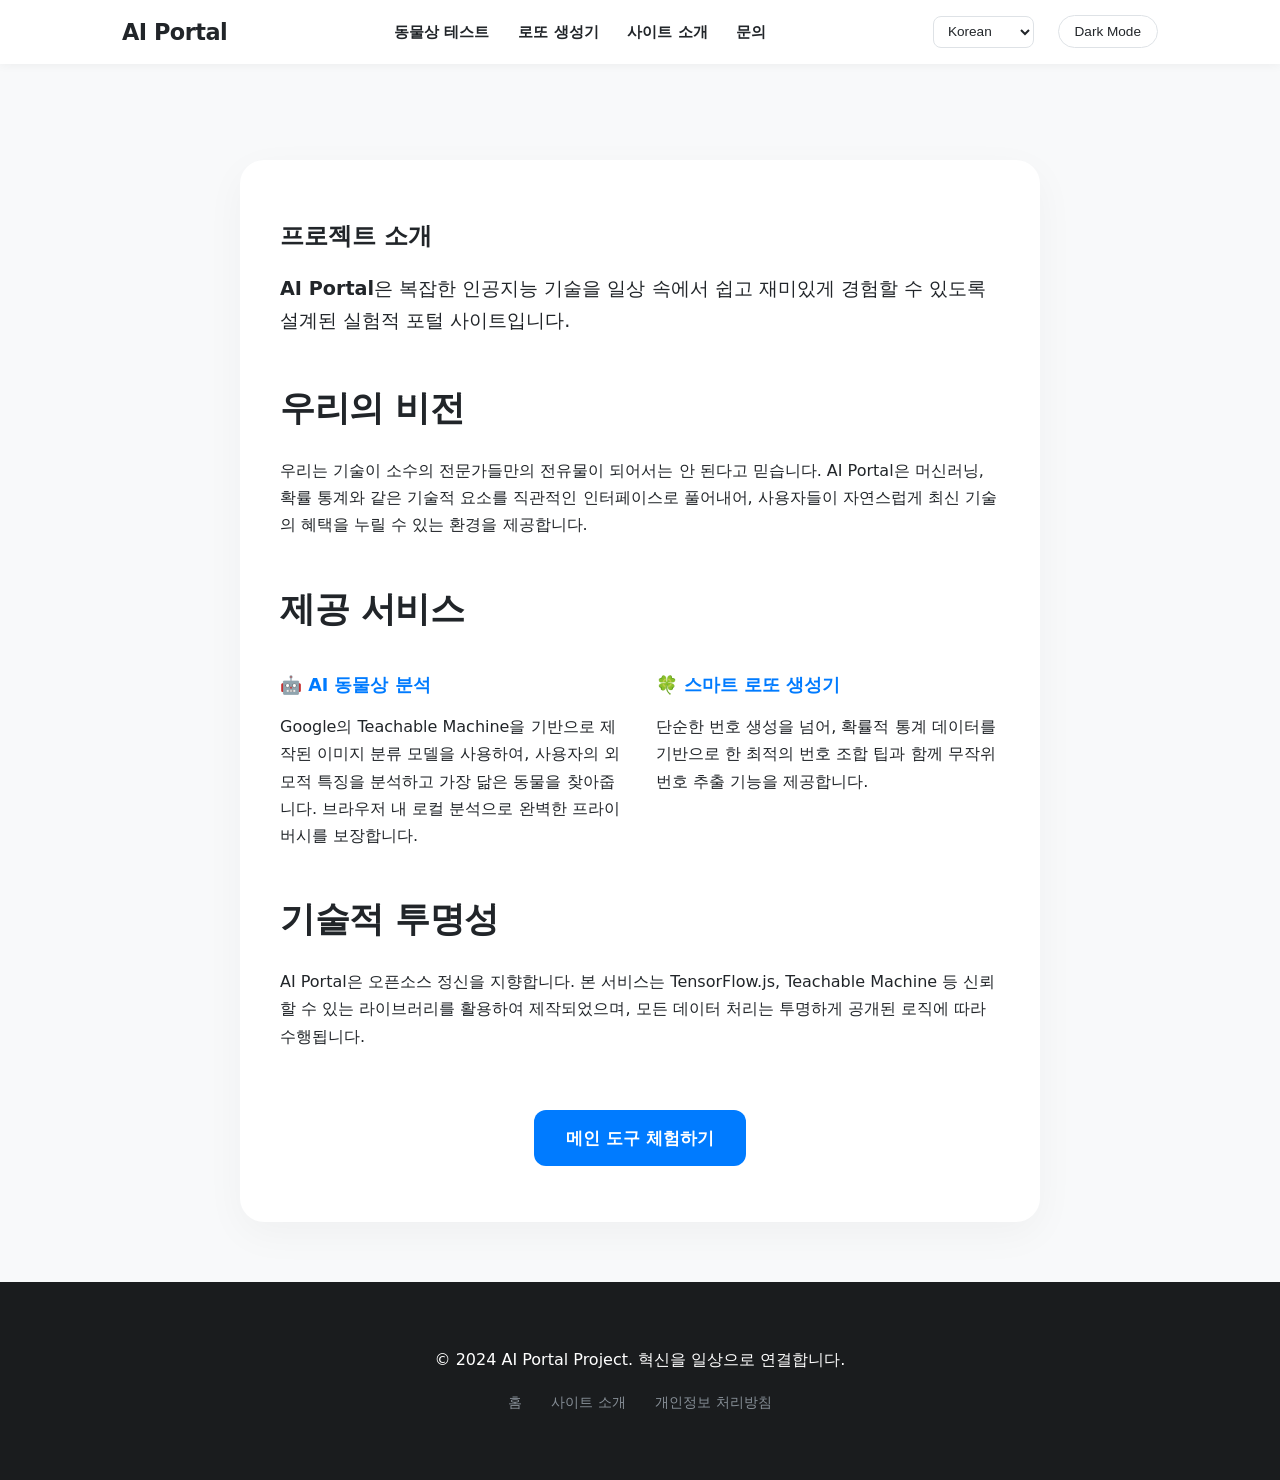
<file: about.html>
<!DOCTYPE html>
<html lang="ko">
<head>
<!-- Google tag (gtag.js) -->
<script async src="https://www.googletagmanager.com/gtag/js?id=G-HH56L4PS40"></script>
<script>
  window.dataLayer = window.dataLayer || [];
  function gtag(){dataLayer.push(arguments);}
  gtag('js', new Date());

  gtag('config', 'G-HH56L4PS40');
</script>
<script type="text/javascript">
    (function(c,l,a,r,i,t,y){
        c[a]=c[a]||function(){(c[a].q=c[a].q||[]).push(arguments)};
        t=l.createElement(r);t.async=1;t.src="https://www.clarity.ms/tag/"+i;
        y=l.getElementsByTagName(r)[0];y.parentNode.insertBefore(t,y);
    })(window, document, "clarity", "script", "wcyzifj2k5");
</script>

    <meta charset="UTF-8">
    <meta name="viewport" content="width=device-width, initial-scale=1.0">
    <meta name="description" content="AI Portal 프로젝트의 비전과 기술적 배경을 소개합니다. 혁신적인 AI 기술을 누구나 쉽게 경험할 수 있도록 돕는 것이 우리의 목표입니다.">
    <title data-i18n="about_head_title">사이트 소개 - AI Portal</title>
    <link rel="stylesheet" href="style.css">
    <link rel="icon" href="data:image/svg+xml,<svg xmlns=%22http://www.w3.org/2000/svg%22 viewBox=%220 0 100 100%22><text y=%22.9em%22 font-size=%2290%22>🤖</text></svg>">
    <script async src="https://pagead2.googlesyndication.com/pagead/js/adsbygoogle.js?client=ca-pub-4410730872238810"
     crossorigin="anonymous"></script>
</head>
<body data-theme="light">
    <header>
        <nav class="navbar">
            <div class="logo"><a href="index.html">AI Portal</a></div>
            <ul class="nav-links">
                <li><a href="index.html#animal-test" data-i18n="nav_animal">동물상 테스트</a></li>
                <li><a href="index.html#lotto" data-i18n="nav_lotto">로또 생성기</a></li>
                <li><a href="about.html" class="active" data-i18n="nav_about">사이트 소개</a></li>
                <li><a href="index.html#contact" data-i18n="nav_contact">문의</a></li>
            </ul>
            <div class="header-controls">
                <select id="lang-select" class="lang-select">
                    <option value="ko">Korean</option>
                    <option value="en">English</option>
                    <option value="ja">Japanese</option>
                    <option value="zh">Chinese</option>
                </select>
                <div class="theme-toggle">
                    <button id="theme-btn">Dark Mode</button>
                </div>
            </div>
        </nav>
    </header>

    <main style="padding-top: 100px;">
        <section class="container info-section">
            <h1 data-i18n="about_title">프로젝트 소개</h1>
            <p style="font-size: 1.2rem; margin-top: 1rem;" data-i18n="about_subtitle"><strong>AI Portal</strong>은 복잡한 인공지능 기술을 일상 속에서 쉽고 재미있게 경험할 수 있도록 설계된 실험적 포털 사이트입니다.</p>
            
            <div style="margin-top: 40px;">
                <h2 data-i18n="about_vision_title">우리의 비전</h2>
                <p data-i18n="about_vision_desc">우리는 기술이 소수의 전문가들만의 전유물이 되어서는 안 된다고 믿습니다. AI Portal은 머신러닝, 확률 통계와 같은 기술적 요소를 직관적인 인터페이스로 풀어내어, 사용자들이 자연스럽게 최신 기술의 혜택을 누릴 수 있는 환경을 제공합니다.</p>
            </div>

            <div style="margin-top: 40px;">
                <h2 data-i18n="about_services_title">제공 서비스</h2>
                <div class="info-grid">
                    <div class="info-item">
                        <h3 data-i18n="about_s1_title">🤖 AI 동물상 분석</h3>
                        <p data-i18n="about_s1_desc">Google의 Teachable Machine을 기반으로 제작된 이미지 분류 모델을 사용하여, 사용자의 외모적 특징을 분석하고 가장 닮은 동물을 찾아줍니다. 브라우저 내 로컬 분석으로 완벽한 프라이버시를 보장합니다.</p>
                    </div>
                    <div class="info-item">
                        <h3 data-i18n="about_s2_title">🍀 스마트 로또 생성기</h3>
                        <p data-i18n="about_s2_desc">단순한 번호 생성을 넘어, 확률적 통계 데이터를 기반으로 한 최적의 번호 조합 팁과 함께 무작위 번호 추출 기능을 제공합니다.</p>
                    </div>
                </div>
            </div>

            <div style="margin-top: 40px;">
                <h2 data-i18n="about_tech_title">기술적 투명성</h2>
                <p data-i18n="about_tech_desc">AI Portal은 오픈소스 정신을 지향합니다. 본 서비스는 TensorFlow.js, Teachable Machine 등 신뢰할 수 있는 라이브러리를 활용하여 제작되었으며, 모든 데이터 처리는 투명하게 공개된 로직에 따라 수행됩니다.</p>
            </div>

            <div style="margin-top: 60px; text-align: center;">
                <a href="index.html" class="main-btn" style="text-decoration: none;" data-i18n="about_back_btn">메인 도구 체험하기</a>
            </div>
        </section>
    </main>

    <footer>
        <div class="footer-content">
            <p data-i18n="footer_text_vision">&copy; 2024 AI Portal Project. 혁신을 일상으로 연결합니다.</p>
            <div class="footer-links" style="margin-top: 15px;">
                <a href="index.html" data-i18n="footer_home">홈</a>
                <a href="about.html" data-i18n="footer_about">사이트 소개</a>
                <a href="privacy.html" data-i18n="footer_privacy">개인정보 처리방침</a>
            </div>
        </div>
    </footer>

    <script src="main.js"></script>
</body>
</html>
</file>
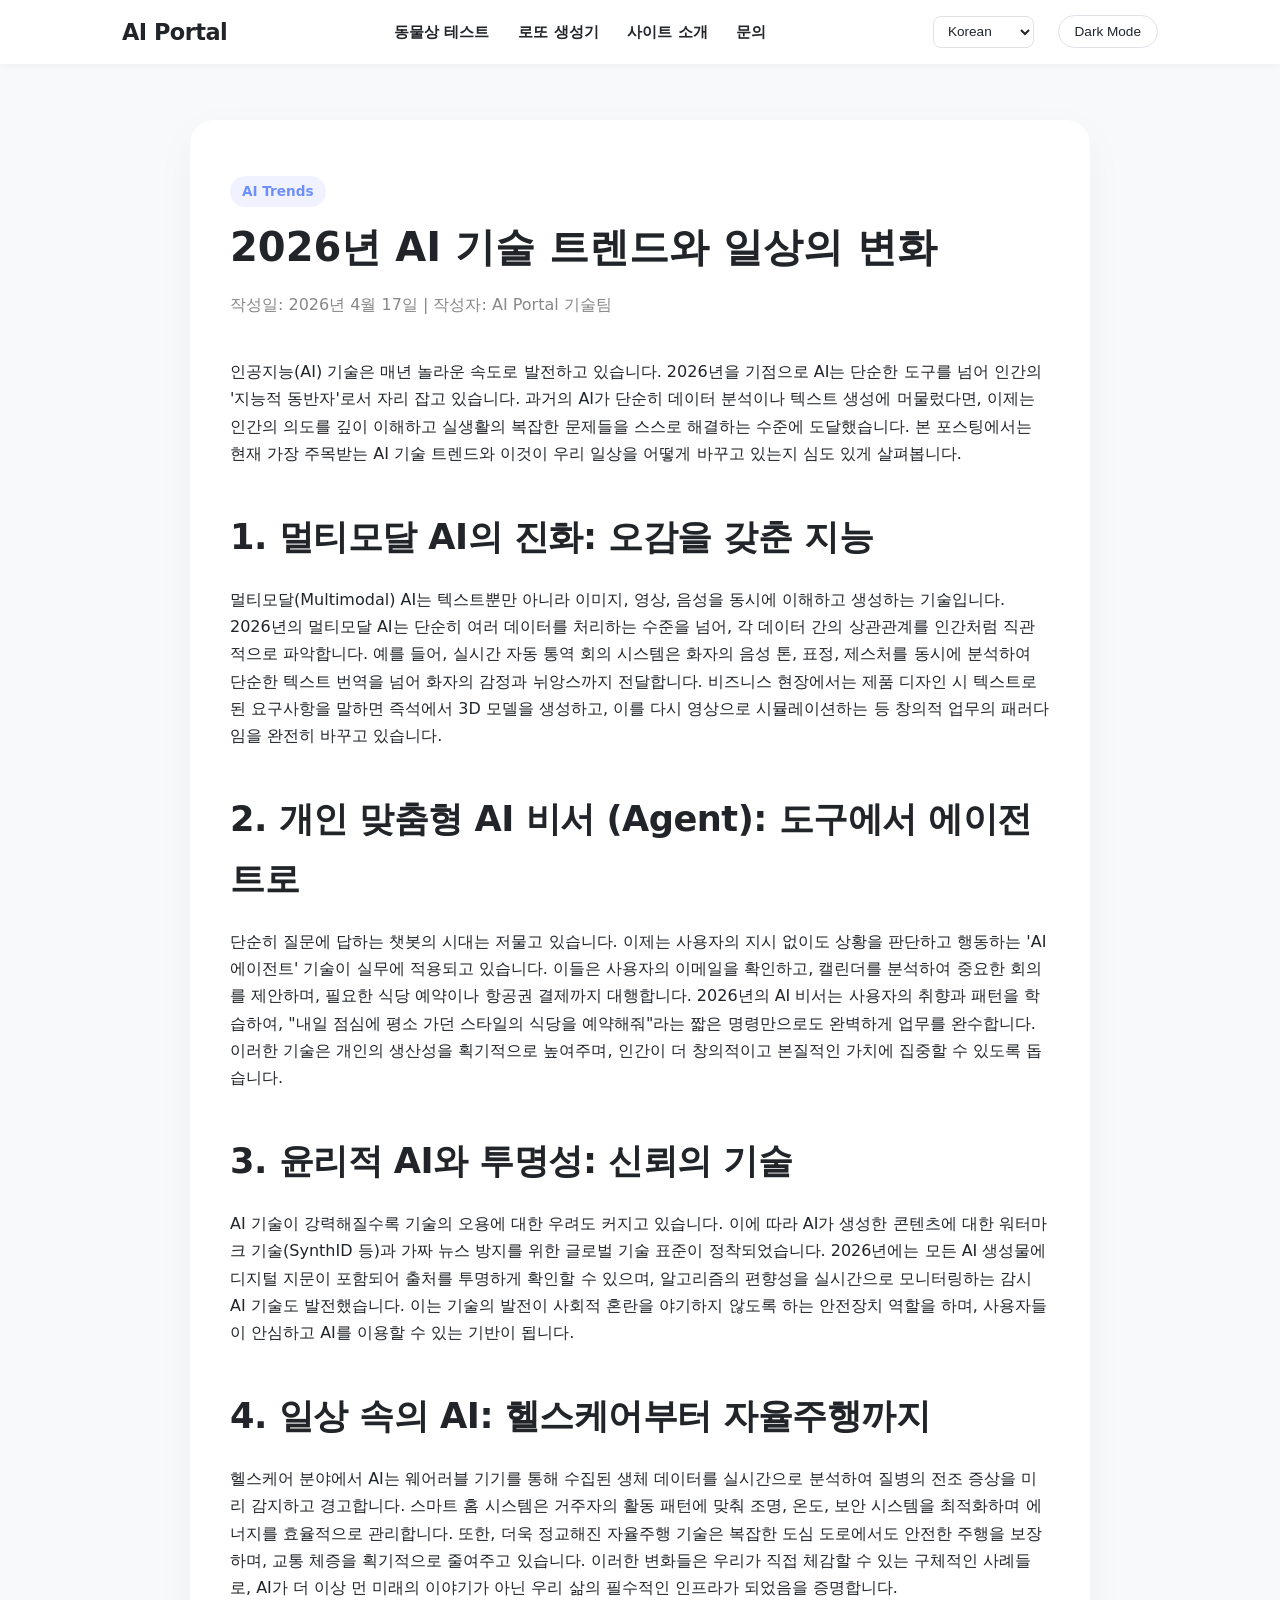
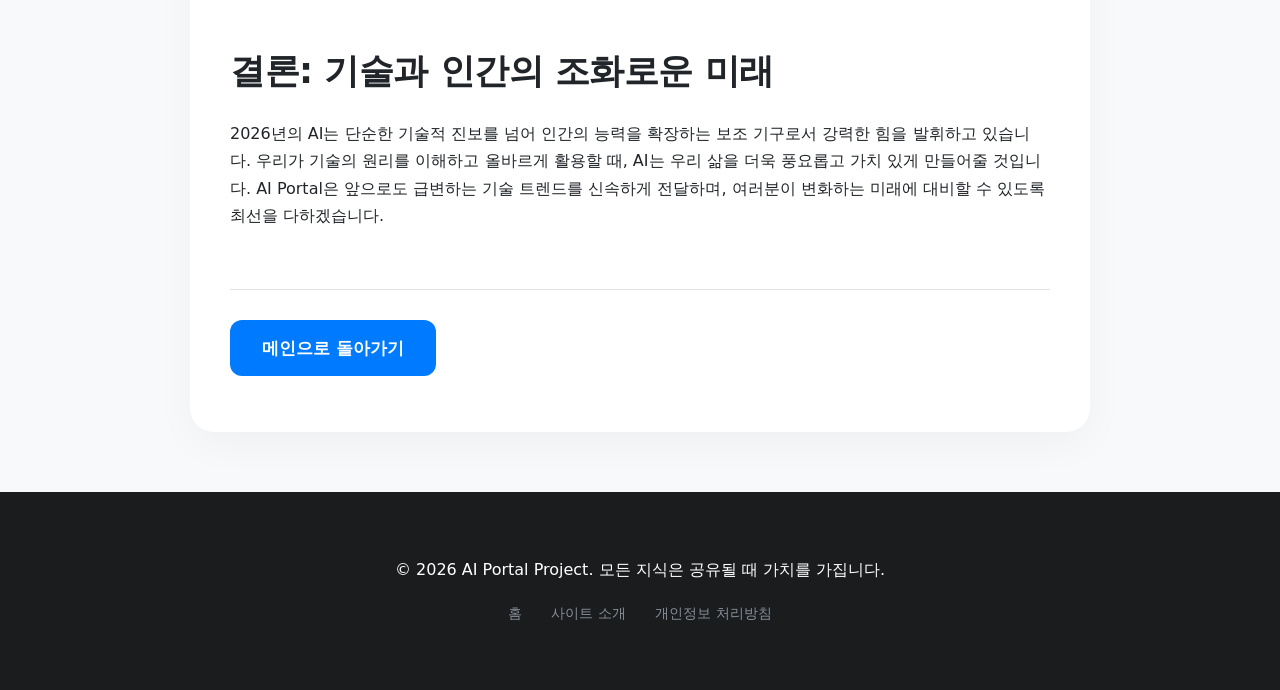
<file: post-2026-ai-trends.html>
<!DOCTYPE html>
<html lang="ko">
<head>
<!-- Google tag (gtag.js) -->
<script async src="https://www.googletagmanager.com/gtag/js?id=G-HH56L4PS40"></script>
<script>
  window.dataLayer = window.dataLayer || [];
  function gtag(){dataLayer.push(arguments);}
  gtag('js', new Date());

  gtag('config', 'G-HH56L4PS40');
</script>
<script type="text/javascript">
    (function(c,l,a,r,i,t,y){
        c[a]=c[a]||function(){(c[a].q=c[a].q||[]).push(arguments)};
        t=l.createElement(r);t.async=1;t.src="https://www.clarity.ms/tag/"+i;
        y=l.getElementsByTagName(r)[0];y.parentNode.insertBefore(t,y);
    })(window, document, "clarity", "script", "wcyzifj2k5");
</script>

    <meta charset="UTF-8">
    <meta name="viewport" content="width=device-width, initial-scale=1.0">
    <meta name="description" content="2026년 인공지능 기술의 최신 트렌드와 멀티모달 AI, 개인 맞춤형 AI 비서, 윤리적 AI 기술이 우리 일상을 어떻게 변화시키는지 심층적으로 분석합니다.">
    <title>2026년 AI 기술 트렌드와 일상의 변화 - AI Portal</title>
    <link rel="stylesheet" href="style.css">
    <link rel="icon" href="data:image/svg+xml,<svg xmlns=%22http://www.w3.org/2000/svg%22 viewBox=%220 0 100 100%22><text y=%22.9em%22 font-size=%2290%22>🤖</text></svg>">
    <script async src="https://pagead2.googlesyndication.com/pagead/js/adsbygoogle.js?client=ca-pub-4410730872238810"
     crossorigin="anonymous"></script>
    <script type="application/ld+json">
    {
      "@context": "https://schema.org",
      "@type": "Article",
      "headline": "2026년 AI 기술 트렌드와 일상의 변화",
      "author": {
        "@type": "Person",
        "name": "AI Portal Editor"
      },
      "datePublished": "2026-04-17",
      "description": "2026년 AI 기술 트렌드와 그것이 우리 일상을 어떻게 바꾸고 있는지 심도 있게 살펴봅니다."
    }
    </script>
</head>
<body data-theme="light">
    <header>
        <nav class="navbar">
            <div class="logo"><a href="index.html">AI Portal</a></div>
            <ul class="nav-links">
                <li><a href="index.html#animal-test">동물상 테스트</a></li>
                <li><a href="index.html#lotto">로또 생성기</a></li>
                <li><a href="about.html">사이트 소개</a></li>
                <li><a href="index.html#contact">문의</a></li>
            </ul>
            <div class="header-controls">
                <select id="lang-select" class="lang-select">
                    <option value="ko">Korean</option>
                    <option value="en">English</option>
                    <option value="ja">Japanese</option>
                    <option value="zh">Chinese</option>
                </select>
                <div class="theme-toggle">
                    <button id="theme-btn">Dark Mode</button>
                </div>
            </div>
        </nav>
    </header>

    <main class="container" style="margin-top: 120px; text-align: left; max-width: 900px;">
        <article class="blog-post">
            <div class="section-badge">AI Trends</div>
            <h1 style="font-size: 2.5rem; line-height: 1.2; margin-bottom: 20px;">2026년 AI 기술 트렌드와 일상의 변화</h1>
            <p style="color: #888; margin-bottom: 40px;">작성일: 2026년 4월 17일 | 작성자: AI Portal 기술팀</p>

            <section style="margin-bottom: 40px;">
                <p>인공지능(AI) 기술은 매년 놀라운 속도로 발전하고 있습니다. 2026년을 기점으로 AI는 단순한 도구를 넘어 인간의 '지능적 동반자'로서 자리 잡고 있습니다. 과거의 AI가 단순히 데이터 분석이나 텍스트 생성에 머물렀다면, 이제는 인간의 의도를 깊이 이해하고 실생활의 복잡한 문제들을 스스로 해결하는 수준에 도달했습니다. 본 포스팅에서는 현재 가장 주목받는 AI 기술 트렌드와 이것이 우리 일상을 어떻게 바꾸고 있는지 심도 있게 살펴봅니다.</p>
            </section>

            <section style="margin-bottom: 40px;">
                <h2>1. 멀티모달 AI의 진화: 오감을 갖춘 지능</h2>
                <p>멀티모달(Multimodal) AI는 텍스트뿐만 아니라 이미지, 영상, 음성을 동시에 이해하고 생성하는 기술입니다. 2026년의 멀티모달 AI는 단순히 여러 데이터를 처리하는 수준을 넘어, 각 데이터 간의 상관관계를 인간처럼 직관적으로 파악합니다. 예를 들어, 실시간 자동 통역 회의 시스템은 화자의 음성 톤, 표정, 제스처를 동시에 분석하여 단순한 텍스트 번역을 넘어 화자의 감정과 뉘앙스까지 전달합니다. 비즈니스 현장에서는 제품 디자인 시 텍스트로 된 요구사항을 말하면 즉석에서 3D 모델을 생성하고, 이를 다시 영상으로 시뮬레이션하는 등 창의적 업무의 패러다임을 완전히 바꾸고 있습니다.</p>
            </section>

            <section style="margin-bottom: 40px;">
                <h2>2. 개인 맞춤형 AI 비서 (Agent): 도구에서 에이전트로</h2>
                <p>단순히 질문에 답하는 챗봇의 시대는 저물고 있습니다. 이제는 사용자의 지시 없이도 상황을 판단하고 행동하는 'AI 에이전트' 기술이 실무에 적용되고 있습니다. 이들은 사용자의 이메일을 확인하고, 캘린더를 분석하여 중요한 회의를 제안하며, 필요한 식당 예약이나 항공권 결제까지 대행합니다. 2026년의 AI 비서는 사용자의 취향과 패턴을 학습하여, "내일 점심에 평소 가던 스타일의 식당을 예약해줘"라는 짧은 명령만으로도 완벽하게 업무를 완수합니다. 이러한 기술은 개인의 생산성을 획기적으로 높여주며, 인간이 더 창의적이고 본질적인 가치에 집중할 수 있도록 돕습니다.</p>
            </section>

            <section style="margin-bottom: 40px;">
                <h2>3. 윤리적 AI와 투명성: 신뢰의 기술</h2>
                <p>AI 기술이 강력해질수록 기술의 오용에 대한 우려도 커지고 있습니다. 이에 따라 AI가 생성한 콘텐츠에 대한 워터마크 기술(SynthID 등)과 가짜 뉴스 방지를 위한 글로벌 기술 표준이 정착되었습니다. 2026년에는 모든 AI 생성물에 디지털 지문이 포함되어 출처를 투명하게 확인할 수 있으며, 알고리즘의 편향성을 실시간으로 모니터링하는 감시 AI 기술도 발전했습니다. 이는 기술의 발전이 사회적 혼란을 야기하지 않도록 하는 안전장치 역할을 하며, 사용자들이 안심하고 AI를 이용할 수 있는 기반이 됩니다.</p>
            </section>

            <section style="margin-bottom: 40px;">
                <h2>4. 일상 속의 AI: 헬스케어부터 자율주행까지</h2>
                <p>헬스케어 분야에서 AI는 웨어러블 기기를 통해 수집된 생체 데이터를 실시간으로 분석하여 질병의 전조 증상을 미리 감지하고 경고합니다. 스마트 홈 시스템은 거주자의 활동 패턴에 맞춰 조명, 온도, 보안 시스템을 최적화하며 에너지를 효율적으로 관리합니다. 또한, 더욱 정교해진 자율주행 기술은 복잡한 도심 도로에서도 안전한 주행을 보장하며, 교통 체증을 획기적으로 줄여주고 있습니다. 이러한 변화들은 우리가 직접 체감할 수 있는 구체적인 사례들로, AI가 더 이상 먼 미래의 이야기가 아닌 우리 삶의 필수적인 인프라가 되었음을 증명합니다.</p>
            </section>

            <section style="margin-bottom: 40px;">
                <h2>결론: 기술과 인간의 조화로운 미래</h2>
                <p>2026년의 AI는 단순한 기술적 진보를 넘어 인간의 능력을 확장하는 보조 기구로서 강력한 힘을 발휘하고 있습니다. 우리가 기술의 원리를 이해하고 올바르게 활용할 때, AI는 우리 삶을 더욱 풍요롭고 가치 있게 만들어줄 것입니다. AI Portal은 앞으로도 급변하는 기술 트렌드를 신속하게 전달하며, 여러분이 변화하는 미래에 대비할 수 있도록 최선을 다하겠습니다.</p>
            </section>
        </article>

        <div style="margin-top: 60px; padding-top: 30px; border-top: 1px solid var(--number-border);">
            <a href="index.html" class="main-btn" style="text-decoration: none;">메인으로 돌아가기</a>
        </div>
    </main>

    <footer>
        <div class="footer-content">
            <p>&copy; 2026 AI Portal Project. 모든 지식은 공유될 때 가치를 가집니다.</p>
            <div class="footer-links" style="margin-top: 15px;">
                <a href="index.html">홈</a>
                <a href="about.html">사이트 소개</a>
                <a href="privacy.html">개인정보 처리방침</a>
            </div>
        </div>
    </footer>

    <script src="main.js"></script>
</body>
</html>
</file>
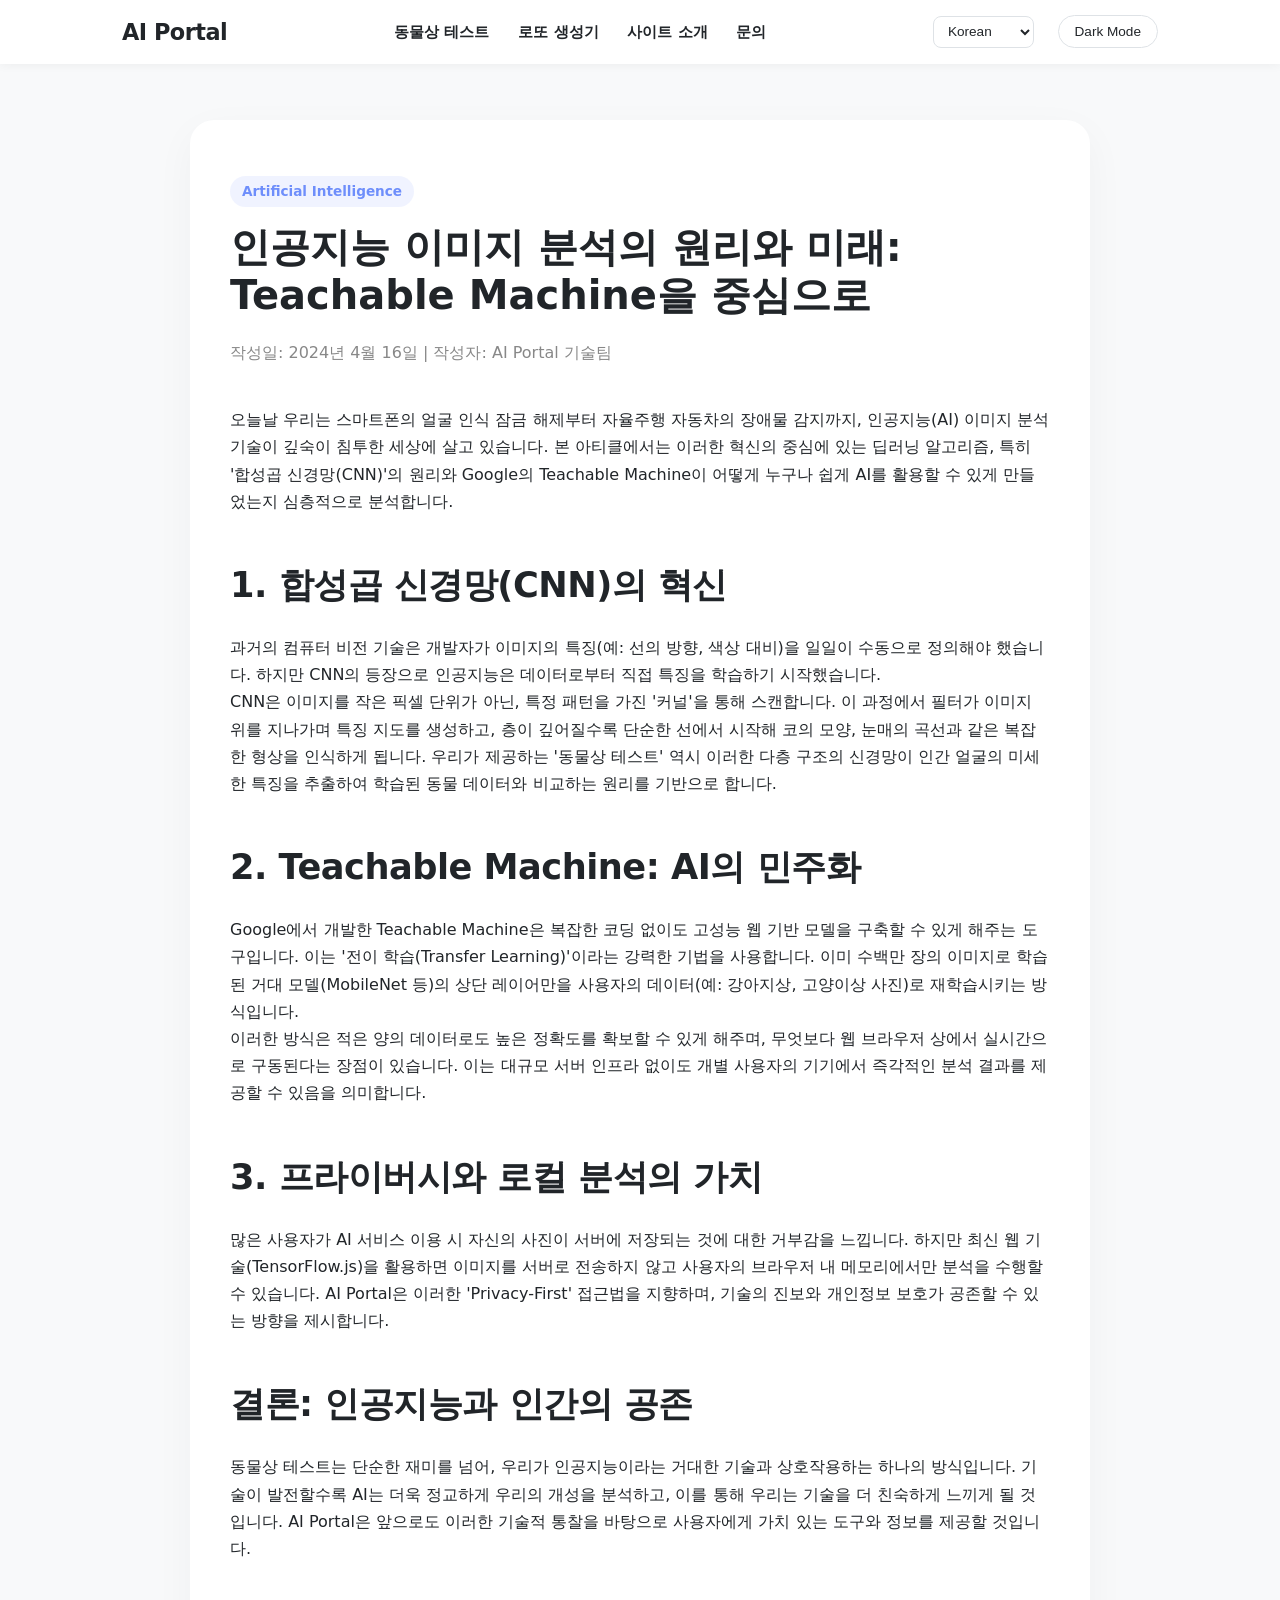
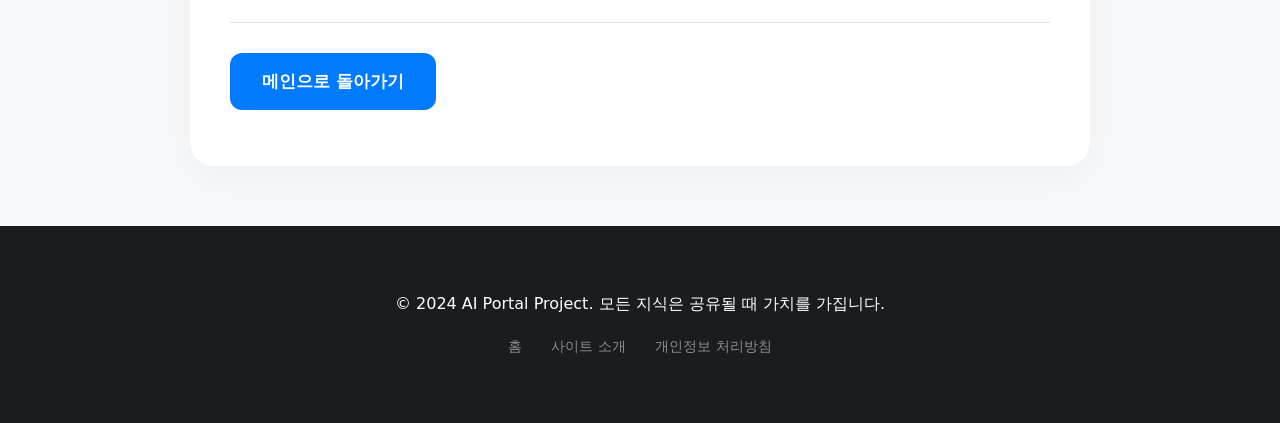
<file: post-ai-technology.html>
<!DOCTYPE html>
<html lang="ko">
<head>
<!-- Google tag (gtag.js) -->
<script async src="https://www.googletagmanager.com/gtag/js?id=G-HH56L4PS40"></script>
<script>
  window.dataLayer = window.dataLayer || [];
  function gtag(){dataLayer.push(arguments);}
  gtag('js', new Date());

  gtag('config', 'G-HH56L4PS40');
</script>
<script type="text/javascript">
    (function(c,l,a,r,i,t,y){
        c[a]=c[a]||function(){(c[a].q=c[a].q||[]).push(arguments)};
        t=l.createElement(r);t.async=1;t.src="https://www.clarity.ms/tag/"+i;
        y=l.getElementsByTagName(r)[0];y.parentNode.insertBefore(t,y);
    })(window, document, "clarity", "script", "wcyzifj2k5");
</script>

    <meta charset="UTF-8">
    <meta name="viewport" content="width=device-width, initial-scale=1.0">
    <meta name="description" content="인공지능 이미지 분석의 핵심 원리인 합성곱 신경망(CNN)과 Teachable Machine의 구동 방식을 상세히 분석합니다.">
    <title>인공지능 이미지 분석의 원리와 미래 - AI Portal</title>
    <link rel="stylesheet" href="style.css">
    <link rel="icon" href="data:image/svg+xml,<svg xmlns=%22http://www.w3.org/2000/svg%22 viewBox=%220 0 100 100%22><text y=%22.9em%22 font-size=%2290%22>🤖</text></svg>">
    <script async src="https://pagead2.googlesyndication.com/pagead/js/adsbygoogle.js?client=ca-pub-4410730872238810"
     crossorigin="anonymous"></script>
    <script type="application/ld+json">
    {
      "@context": "https://schema.org",
      "@type": "Article",
      "headline": "인공지능 이미지 분석의 원리와 미래: Teachable Machine을 중심으로",
      "author": {
        "@type": "Person",
        "name": "AI Portal Editor"
      },
      "datePublished": "2024-04-16",
      "description": "딥러닝 기술이 어떻게 인간의 얼굴을 동물상으로 분류하는지 그 기술적 배경을 설명합니다."
    }
    </script>
</head>
<body data-theme="light">
    <header>
        <nav class="navbar">
            <div class="logo"><a href="index.html">AI Portal</a></div>
            <ul class="nav-links">
                <li><a href="index.html#animal-test">동물상 테스트</a></li>
                <li><a href="index.html#lotto">로또 생성기</a></li>
                <li><a href="about.html">사이트 소개</a></li>
                <li><a href="#contact">문의</a></li>
            </ul>
            <div class="header-controls">
                <select id="lang-select" class="lang-select">
                    <option value="ko">Korean</option>
                    <option value="en">English</option>
                    <option value="ja">Japanese</option>
                    <option value="zh">Chinese</option>
                </select>
                <div class="theme-toggle">
                    <button id="theme-btn">Dark Mode</button>
                </div>
            </div>
        </nav>
    </header>

    <main class="container" style="margin-top: 120px; text-align: left; max-width: 900px;">
        <article class="blog-post">
            <div class="section-badge">Artificial Intelligence</div>
            <h1 style="font-size: 2.5rem; line-height: 1.2; margin-bottom: 20px;">인공지능 이미지 분석의 원리와 미래: Teachable Machine을 중심으로</h1>
            <p style="color: #888; margin-bottom: 40px;">작성일: 2024년 4월 16일 | 작성자: AI Portal 기술팀</p>

            <section style="margin-bottom: 40px;">
                <p>오늘날 우리는 스마트폰의 얼굴 인식 잠금 해제부터 자율주행 자동차의 장애물 감지까지, 인공지능(AI) 이미지 분석 기술이 깊숙이 침투한 세상에 살고 있습니다. 본 아티클에서는 이러한 혁신의 중심에 있는 딥러닝 알고리즘, 특히 '합성곱 신경망(CNN)'의 원리와 Google의 Teachable Machine이 어떻게 누구나 쉽게 AI를 활용할 수 있게 만들었는지 심층적으로 분석합니다.</p>
            </section>

            <section style="margin-bottom: 40px;">
                <h2>1. 합성곱 신경망(CNN)의 혁신</h2>
                <p>과거의 컴퓨터 비전 기술은 개발자가 이미지의 특징(예: 선의 방향, 색상 대비)을 일일이 수동으로 정의해야 했습니다. 하지만 CNN의 등장으로 인공지능은 데이터로부터 직접 특징을 학습하기 시작했습니다.</p>
                <p>CNN은 이미지를 작은 픽셀 단위가 아닌, 특정 패턴을 가진 '커널'을 통해 스캔합니다. 이 과정에서 필터가 이미지 위를 지나가며 특징 지도를 생성하고, 층이 깊어질수록 단순한 선에서 시작해 코의 모양, 눈매의 곡선과 같은 복잡한 형상을 인식하게 됩니다. 우리가 제공하는 '동물상 테스트' 역시 이러한 다층 구조의 신경망이 인간 얼굴의 미세한 특징을 추출하여 학습된 동물 데이터와 비교하는 원리를 기반으로 합니다.</p>
            </section>

            <section style="margin-bottom: 40px;">
                <h2>2. Teachable Machine: AI의 민주화</h2>
                <p>Google에서 개발한 Teachable Machine은 복잡한 코딩 없이도 고성능 웹 기반 모델을 구축할 수 있게 해주는 도구입니다. 이는 '전이 학습(Transfer Learning)'이라는 강력한 기법을 사용합니다. 이미 수백만 장의 이미지로 학습된 거대 모델(MobileNet 등)의 상단 레이어만을 사용자의 데이터(예: 강아지상, 고양이상 사진)로 재학습시키는 방식입니다.</p>
                <p>이러한 방식은 적은 양의 데이터로도 높은 정확도를 확보할 수 있게 해주며, 무엇보다 웹 브라우저 상에서 실시간으로 구동된다는 장점이 있습니다. 이는 대규모 서버 인프라 없이도 개별 사용자의 기기에서 즉각적인 분석 결과를 제공할 수 있음을 의미합니다.</p>
            </section>

            <section style="margin-bottom: 40px;">
                <h2>3. 프라이버시와 로컬 분석의 가치</h2>
                <p>많은 사용자가 AI 서비스 이용 시 자신의 사진이 서버에 저장되는 것에 대한 거부감을 느낍니다. 하지만 최신 웹 기술(TensorFlow.js)을 활용하면 이미지를 서버로 전송하지 않고 사용자의 브라우저 내 메모리에서만 분석을 수행할 수 있습니다. AI Portal은 이러한 'Privacy-First' 접근법을 지향하며, 기술의 진보와 개인정보 보호가 공존할 수 있는 방향을 제시합니다.</p>
            </section>

            <section style="margin-bottom: 40px;">
                <h2>결론: 인공지능과 인간의 공존</h2>
                <p>동물상 테스트는 단순한 재미를 넘어, 우리가 인공지능이라는 거대한 기술과 상호작용하는 하나의 방식입니다. 기술이 발전할수록 AI는 더욱 정교하게 우리의 개성을 분석하고, 이를 통해 우리는 기술을 더 친숙하게 느끼게 될 것입니다. AI Portal은 앞으로도 이러한 기술적 통찰을 바탕으로 사용자에게 가치 있는 도구와 정보를 제공할 것입니다.</p>
            </section>
        </article>

        <div style="margin-top: 60px; padding-top: 30px; border-top: 1px solid var(--number-border);">
            <a href="index.html" class="main-btn" style="text-decoration: none;">메인으로 돌아가기</a>
        </div>
    </main>

    <footer>
        <div class="footer-content">
            <p>&copy; 2024 AI Portal Project. 모든 지식은 공유될 때 가치를 가집니다.</p>
            <div class="footer-links" style="margin-top: 15px;">
                <a href="index.html">홈</a>
                <a href="about.html">사이트 소개</a>
                <a href="privacy.html">개인정보 처리방침</a>
            </div>
        </div>
    </footer>

    <script src="main.js"></script>
</body>
</html>
</file>
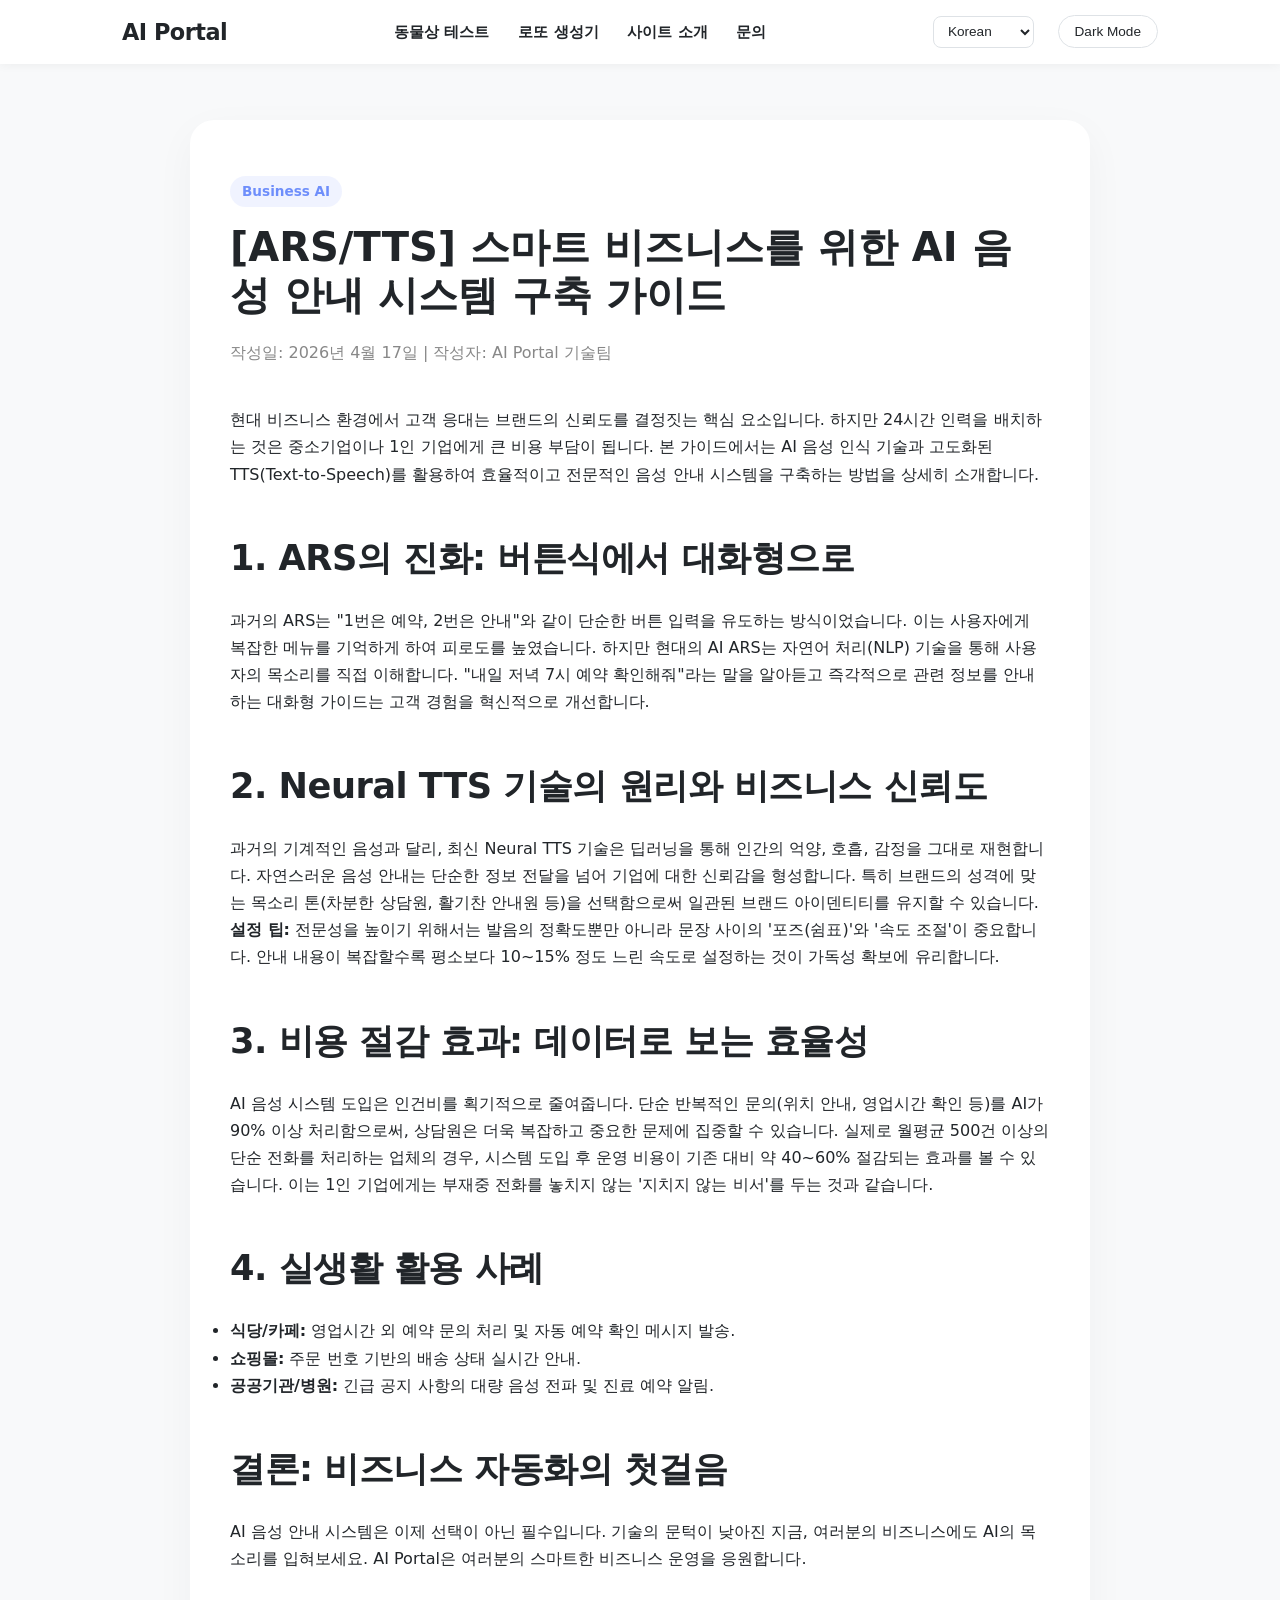
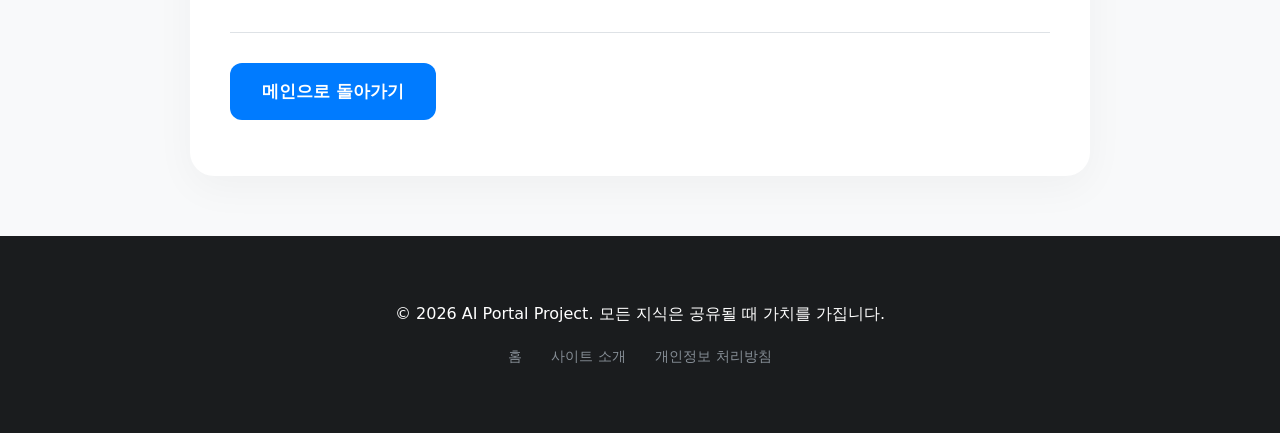
<file: post-ai-voice-ars.html>
<!DOCTYPE html>
<html lang="ko">
<head>
<!-- Google tag (gtag.js) -->
<script async src="https://www.googletagmanager.com/gtag/js?id=G-HH56L4PS40"></script>
<script>
  window.dataLayer = window.dataLayer || [];
  function gtag(){dataLayer.push(arguments);}
  gtag('js', new Date());

  gtag('config', 'G-HH56L4PS40');
</script>
<script type="text/javascript">
    (function(c,l,a,r,i,t,y){
        c[a]=c[a]||function(){(c[a].q=c[a].q||[]).push(arguments)};
        t=l.createElement(r);t.async=1;t.src="https://www.clarity.ms/tag/"+i;
        y=l.getElementsByTagName(r)[0];y.parentNode.insertBefore(t,y);
    })(window, document, "clarity", "script", "wcyzifj2k5");
</script>

    <meta charset="UTF-8">
    <meta name="viewport" content="width=device-width, initial-scale=1.0">
    <meta name="description" content="스마트 비즈니스를 위한 AI 음성 안내 시스템(ARS/TTS) 구축 가이드. 인건비 절감 효과와 실생활 활용 사례를 상세히 다룹니다.">
    <title>스마트 비즈니스를 위한 AI 음성 안내 시스템 구축 가이드 - AI Portal</title>
    <link rel="stylesheet" href="style.css">
    <link rel="icon" href="data:image/svg+xml,<svg xmlns=%22http://www.w3.org/2000/svg%22 viewBox=%220 0 100 100%22><text y=%22.9em%22 font-size=%2290%22>🤖</text></svg>">
    <script async src="https://pagead2.googlesyndication.com/pagead/js/adsbygoogle.js?client=ca-pub-4410730872238810"
     crossorigin="anonymous"></script>
    <script type="application/ld+json">
    {
      "@context": "https://schema.org",
      "@type": "Article",
      "headline": "스마트 비즈니스를 위한 AI 음성 안내 시스템 구축 가이드",
      "author": {
        "@type": "Person",
        "name": "AI Portal Editor"
      },
      "datePublished": "2026-04-17",
      "description": "중소기업과 1인 기업을 위한 AI TTS 기술의 비즈니스 적용 전략과 튜토리얼을 제공합니다."
    }
    </script>
</head>
<body data-theme="light">
    <header>
        <nav class="navbar">
            <div class="logo"><a href="index.html">AI Portal</a></div>
            <ul class="nav-links">
                <li><a href="index.html#animal-test">동물상 테스트</a></li>
                <li><a href="index.html#lotto">로또 생성기</a></li>
                <li><a href="about.html">사이트 소개</a></li>
                <li><a href="index.html#contact">문의</a></li>
            </ul>
            <div class="header-controls">
                <select id="lang-select" class="lang-select">
                    <option value="ko">Korean</option>
                    <option value="en">English</option>
                    <option value="ja">Japanese</option>
                    <option value="zh">Chinese</option>
                </select>
                <div class="theme-toggle">
                    <button id="theme-btn">Dark Mode</button>
                </div>
            </div>
        </nav>
    </header>

    <main class="container" style="margin-top: 120px; text-align: left; max-width: 900px;">
        <article class="blog-post">
            <div class="section-badge">Business AI</div>
            <h1 style="font-size: 2.5rem; line-height: 1.2; margin-bottom: 20px;">[ARS/TTS] 스마트 비즈니스를 위한 AI 음성 안내 시스템 구축 가이드</h1>
            <p style="color: #888; margin-bottom: 40px;">작성일: 2026년 4월 17일 | 작성자: AI Portal 기술팀</p>

            <section style="margin-bottom: 40px;">
                <p>현대 비즈니스 환경에서 고객 응대는 브랜드의 신뢰도를 결정짓는 핵심 요소입니다. 하지만 24시간 인력을 배치하는 것은 중소기업이나 1인 기업에게 큰 비용 부담이 됩니다. 본 가이드에서는 AI 음성 인식 기술과 고도화된 TTS(Text-to-Speech)를 활용하여 효율적이고 전문적인 음성 안내 시스템을 구축하는 방법을 상세히 소개합니다.</p>
            </section>

            <section style="margin-bottom: 40px;">
                <h2>1. ARS의 진화: 버튼식에서 대화형으로</h2>
                <p>과거의 ARS는 "1번은 예약, 2번은 안내"와 같이 단순한 버튼 입력을 유도하는 방식이었습니다. 이는 사용자에게 복잡한 메뉴를 기억하게 하여 피로도를 높였습니다. 하지만 현대의 AI ARS는 자연어 처리(NLP) 기술을 통해 사용자의 목소리를 직접 이해합니다. "내일 저녁 7시 예약 확인해줘"라는 말을 알아듣고 즉각적으로 관련 정보를 안내하는 대화형 가이드는 고객 경험을 혁신적으로 개선합니다.</p>
            </section>

            <section style="margin-bottom: 40px;">
                <h2>2. Neural TTS 기술의 원리와 비즈니스 신뢰도</h2>
                <p>과거의 기계적인 음성과 달리, 최신 Neural TTS 기술은 딥러닝을 통해 인간의 억양, 호흡, 감정을 그대로 재현합니다. 자연스러운 음성 안내는 단순한 정보 전달을 넘어 기업에 대한 신뢰감을 형성합니다. 특히 브랜드의 성격에 맞는 목소리 톤(차분한 상담원, 활기찬 안내원 등)을 선택함으로써 일관된 브랜드 아이덴티티를 유지할 수 있습니다.</p>
                <p><strong>설정 팁:</strong> 전문성을 높이기 위해서는 발음의 정확도뿐만 아니라 문장 사이의 '포즈(쉼표)'와 '속도 조절'이 중요합니다. 안내 내용이 복잡할수록 평소보다 10~15% 정도 느린 속도로 설정하는 것이 가독성 확보에 유리합니다.</p>
            </section>

            <section style="margin-bottom: 40px;">
                <h2>3. 비용 절감 효과: 데이터로 보는 효율성</h2>
                <p>AI 음성 시스템 도입은 인건비를 획기적으로 줄여줍니다. 단순 반복적인 문의(위치 안내, 영업시간 확인 등)를 AI가 90% 이상 처리함으로써, 상담원은 더욱 복잡하고 중요한 문제에 집중할 수 있습니다. 실제로 월평균 500건 이상의 단순 전화를 처리하는 업체의 경우, 시스템 도입 후 운영 비용이 기존 대비 약 40~60% 절감되는 효과를 볼 수 있습니다. 이는 1인 기업에게는 부재중 전화를 놓치지 않는 '지치지 않는 비서'를 두는 것과 같습니다.</p>
            </section>

            <section style="margin-bottom: 40px;">
                <h2>4. 실생활 활용 사례</h2>
                <ul>
                    <li><strong>식당/카페:</strong> 영업시간 외 예약 문의 처리 및 자동 예약 확인 메시지 발송.</li>
                    <li><strong>쇼핑몰:</strong> 주문 번호 기반의 배송 상태 실시간 안내.</li>
                    <li><strong>공공기관/병원:</strong> 긴급 공지 사항의 대량 음성 전파 및 진료 예약 알림.</li>
                </ul>
            </section>

            <section style="margin-bottom: 40px;">
                <h2>결론: 비즈니스 자동화의 첫걸음</h2>
                <p>AI 음성 안내 시스템은 이제 선택이 아닌 필수입니다. 기술의 문턱이 낮아진 지금, 여러분의 비즈니스에도 AI의 목소리를 입혀보세요. AI Portal은 여러분의 스마트한 비즈니스 운영을 응원합니다.</p>
            </section>
        </article>

        <div style="margin-top: 60px; padding-top: 30px; border-top: 1px solid var(--number-border);">
            <a href="index.html" class="main-btn" style="text-decoration: none;">메인으로 돌아가기</a>
        </div>
    </main>

    <footer>
        <div class="footer-content">
            <p>&copy; 2026 AI Portal Project. 모든 지식은 공유될 때 가치를 가집니다.</p>
            <div class="footer-links" style="margin-top: 15px;">
                <a href="index.html">홈</a>
                <a href="about.html">사이트 소개</a>
                <a href="privacy.html">개인정보 처리방침</a>
            </div>
        </div>
    </footer>

    <script src="main.js"></script>
</body>
</html>
</file>
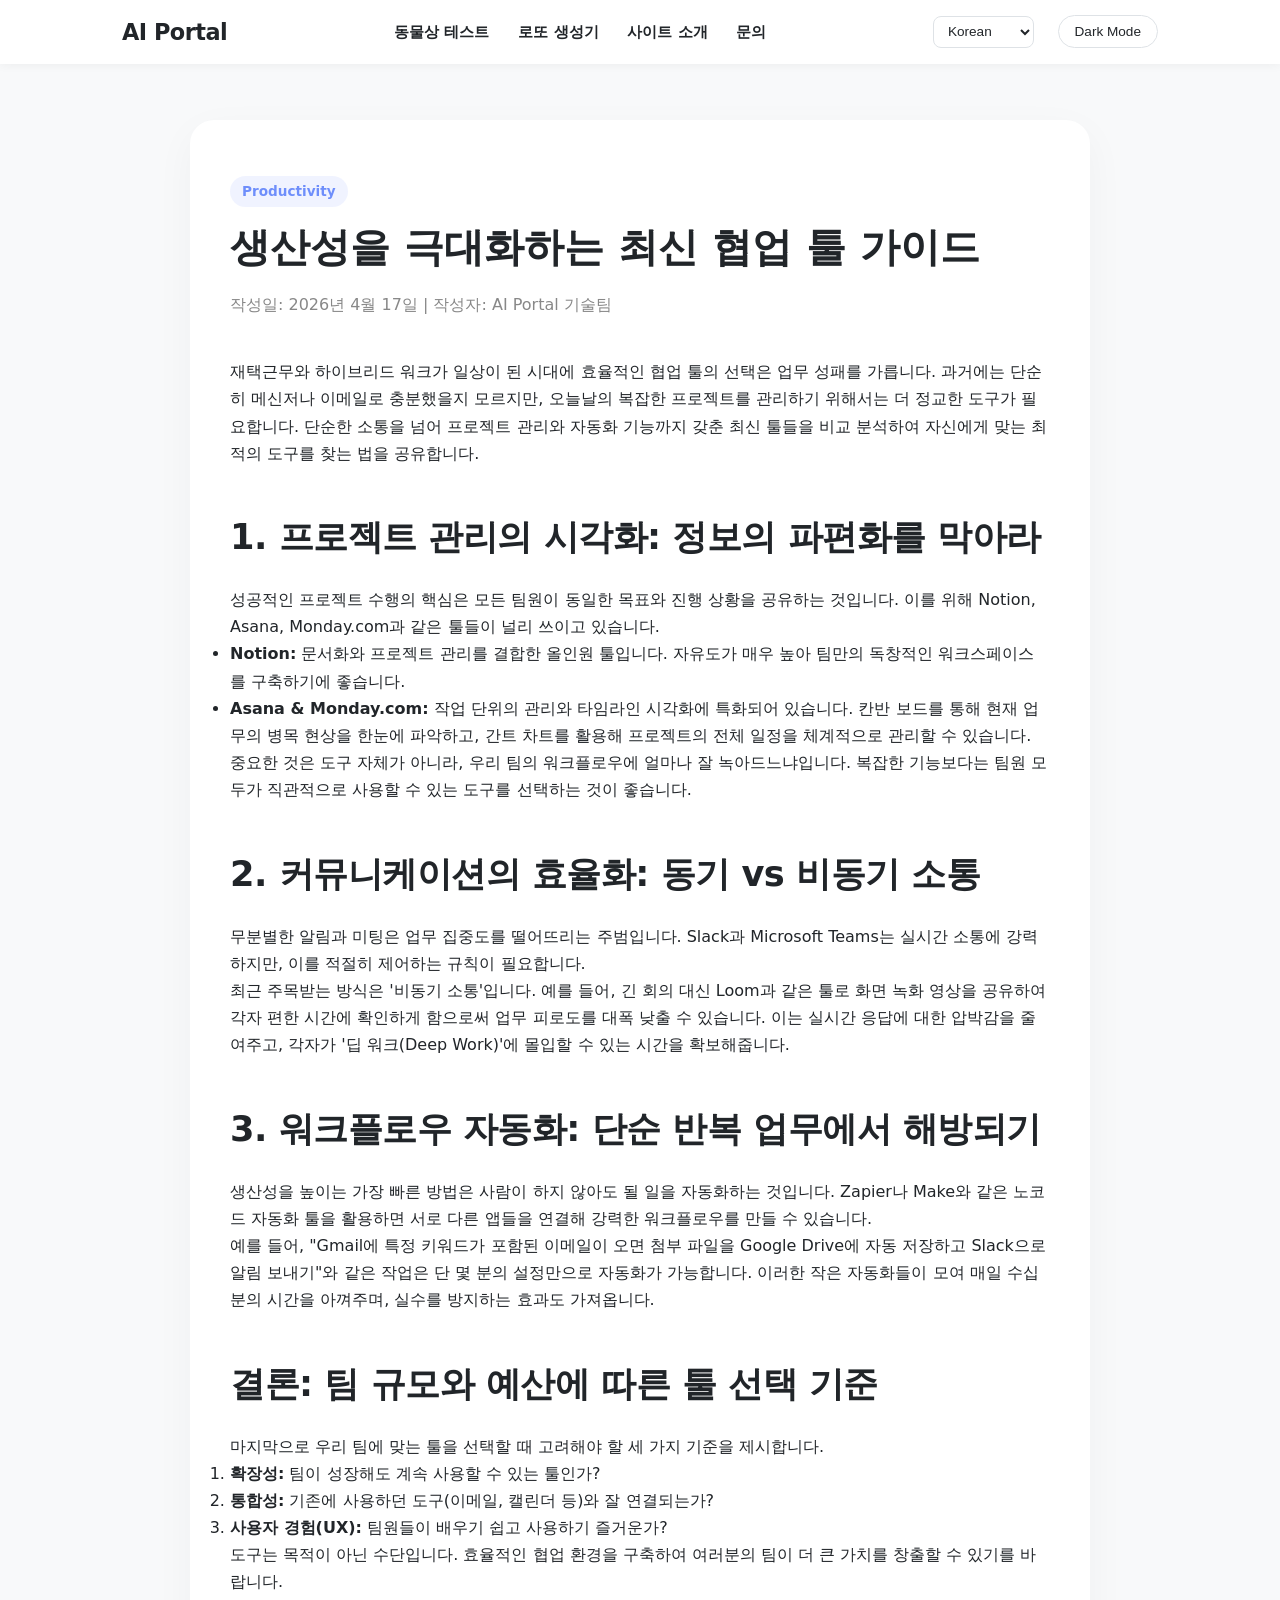
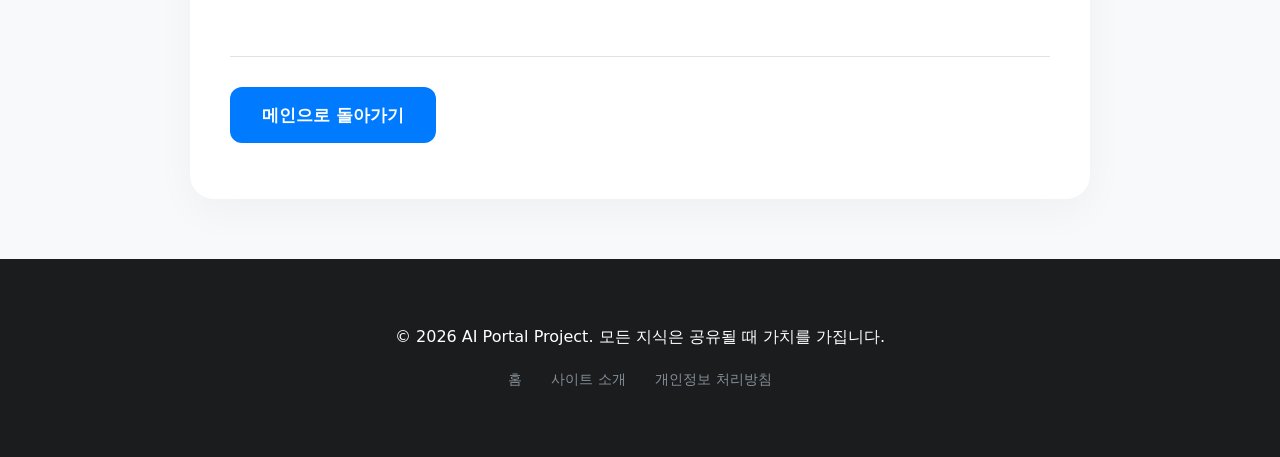
<file: post-collaboration-tools.html>
<!DOCTYPE html>
<html lang="ko">
<head>
<!-- Google tag (gtag.js) -->
<script async src="https://www.googletagmanager.com/gtag/js?id=G-HH56L4PS40"></script>
<script>
  window.dataLayer = window.dataLayer || [];
  function gtag(){dataLayer.push(arguments);}
  gtag('js', new Date());

  gtag('config', 'G-HH56L4PS40');
</script>
<script type="text/javascript">
    (function(c,l,a,r,i,t,y){
        c[a]=c[a]||function(){(c[a].q=c[a].q||[]).push(arguments)};
        t=l.createElement(r);t.async=1;t.src="https://www.clarity.ms/tag/"+i;
        y=l.getElementsByTagName(r)[0];y.parentNode.insertBefore(t,y);
    })(window, document, "clarity", "script", "wcyzifj2k5");
</script>

    <meta charset="UTF-8">
    <meta name="viewport" content="width=device-width, initial-scale=1.0">
    <meta name="description" content="생산성을 극대화하는 최신 협업 툴(Notion, Slack, Zapier 등)의 활용법과 선택 기준을 상세히 가이드합니다.">
    <title>생산성을 극대화하는 최신 협업 툴 가이드 - AI Portal</title>
    <link rel="stylesheet" href="style.css">
    <link rel="icon" href="data:image/svg+xml,<svg xmlns=%22http://www.w3.org/2000/svg%22 viewBox=%220 0 100 100%22><text y=%22.9em%22 font-size=%2290%22>🤖</text></svg>">
    <script async src="https://pagead2.googlesyndication.com/pagead/js/adsbygoogle.js?client=ca-pub-4410730872238810"
     crossorigin="anonymous"></script>
    <script type="application/ld+json">
    {
      "@context": "https://schema.org",
      "@type": "Article",
      "headline": "생산성을 극대화하는 최신 협업 툴 가이드",
      "author": {
        "@type": "Person",
        "name": "AI Portal Editor"
      },
      "datePublished": "2026-04-17",
      "description": "업무 성패를 가르는 효율적인 협업 툴 선택과 자동화 전략을 공유합니다."
    }
    </script>
</head>
<body data-theme="light">
    <header>
        <nav class="navbar">
            <div class="logo"><a href="index.html">AI Portal</a></div>
            <ul class="nav-links">
                <li><a href="index.html#animal-test">동물상 테스트</a></li>
                <li><a href="index.html#lotto">로또 생성기</a></li>
                <li><a href="about.html">사이트 소개</a></li>
                <li><a href="index.html#contact">문의</a></li>
            </ul>
            <div class="header-controls">
                <select id="lang-select" class="lang-select">
                    <option value="ko">Korean</option>
                    <option value="en">English</option>
                    <option value="ja">Japanese</option>
                    <option value="zh">Chinese</option>
                </select>
                <div class="theme-toggle">
                    <button id="theme-btn">Dark Mode</button>
                </div>
            </div>
        </nav>
    </header>

    <main class="container" style="margin-top: 120px; text-align: left; max-width: 900px;">
        <article class="blog-post">
            <div class="section-badge">Productivity</div>
            <h1 style="font-size: 2.5rem; line-height: 1.2; margin-bottom: 20px;">생산성을 극대화하는 최신 협업 툴 가이드</h1>
            <p style="color: #888; margin-bottom: 40px;">작성일: 2026년 4월 17일 | 작성자: AI Portal 기술팀</p>

            <section style="margin-bottom: 40px;">
                <p>재택근무와 하이브리드 워크가 일상이 된 시대에 효율적인 협업 툴의 선택은 업무 성패를 가릅니다. 과거에는 단순히 메신저나 이메일로 충분했을지 모르지만, 오늘날의 복잡한 프로젝트를 관리하기 위해서는 더 정교한 도구가 필요합니다. 단순한 소통을 넘어 프로젝트 관리와 자동화 기능까지 갖춘 최신 툴들을 비교 분석하여 자신에게 맞는 최적의 도구를 찾는 법을 공유합니다.</p>
            </section>

            <section style="margin-bottom: 40px;">
                <h2>1. 프로젝트 관리의 시각화: 정보의 파편화를 막아라</h2>
                <p>성공적인 프로젝트 수행의 핵심은 모든 팀원이 동일한 목표와 진행 상황을 공유하는 것입니다. 이를 위해 Notion, Asana, Monday.com과 같은 툴들이 널리 쓰이고 있습니다.</p>
                <ul>
                    <li><strong>Notion:</strong> 문서화와 프로젝트 관리를 결합한 올인원 툴입니다. 자유도가 매우 높아 팀만의 독창적인 워크스페이스를 구축하기에 좋습니다.</li>
                    <li><strong>Asana & Monday.com:</strong> 작업 단위의 관리와 타임라인 시각화에 특화되어 있습니다. 칸반 보드를 통해 현재 업무의 병목 현상을 한눈에 파악하고, 간트 차트를 활용해 프로젝트의 전체 일정을 체계적으로 관리할 수 있습니다.</li>
                </ul>
                <p>중요한 것은 도구 자체가 아니라, 우리 팀의 워크플로우에 얼마나 잘 녹아드느냐입니다. 복잡한 기능보다는 팀원 모두가 직관적으로 사용할 수 있는 도구를 선택하는 것이 좋습니다.</p>
            </section>

            <section style="margin-bottom: 40px;">
                <h2>2. 커뮤니케이션의 효율화: 동기 vs 비동기 소통</h2>
                <p>무분별한 알림과 미팅은 업무 집중도를 떨어뜨리는 주범입니다. Slack과 Microsoft Teams는 실시간 소통에 강력하지만, 이를 적절히 제어하는 규칙이 필요합니다.</p>
                <p>최근 주목받는 방식은 '비동기 소통'입니다. 예를 들어, 긴 회의 대신 Loom과 같은 툴로 화면 녹화 영상을 공유하여 각자 편한 시간에 확인하게 함으로써 업무 피로도를 대폭 낮출 수 있습니다. 이는 실시간 응답에 대한 압박감을 줄여주고, 각자가 '딥 워크(Deep Work)'에 몰입할 수 있는 시간을 확보해줍니다.</p>
            </section>

            <section style="margin-bottom: 40px;">
                <h2>3. 워크플로우 자동화: 단순 반복 업무에서 해방되기</h2>
                <p>생산성을 높이는 가장 빠른 방법은 사람이 하지 않아도 될 일을 자동화하는 것입니다. Zapier나 Make와 같은 노코드 자동화 툴을 활용하면 서로 다른 앱들을 연결해 강력한 워크플로우를 만들 수 있습니다.</p>
                <p>예를 들어, "Gmail에 특정 키워드가 포함된 이메일이 오면 첨부 파일을 Google Drive에 자동 저장하고 Slack으로 알림 보내기"와 같은 작업은 단 몇 분의 설정만으로 자동화가 가능합니다. 이러한 작은 자동화들이 모여 매일 수십 분의 시간을 아껴주며, 실수를 방지하는 효과도 가져옵니다.</p>
            </section>

            <section style="margin-bottom: 40px;">
                <h2>결론: 팀 규모와 예산에 따른 툴 선택 기준</h2>
                <p>마지막으로 우리 팀에 맞는 툴을 선택할 때 고려해야 할 세 가지 기준을 제시합니다.</p>
                <ol>
                    <li><strong>확장성:</strong> 팀이 성장해도 계속 사용할 수 있는 툴인가?</li>
                    <li><strong>통합성:</strong> 기존에 사용하던 도구(이메일, 캘린더 등)와 잘 연결되는가?</li>
                    <li><strong>사용자 경험(UX):</strong> 팀원들이 배우기 쉽고 사용하기 즐거운가?</li>
                </ol>
                <p>도구는 목적이 아닌 수단입니다. 효율적인 협업 환경을 구축하여 여러분의 팀이 더 큰 가치를 창출할 수 있기를 바랍니다.</p>
            </section>
        </article>

        <div style="margin-top: 60px; padding-top: 30px; border-top: 1px solid var(--number-border);">
            <a href="index.html" class="main-btn" style="text-decoration: none;">메인으로 돌아가기</a>
        </div>
    </main>

    <footer>
        <div class="footer-content">
            <p>&copy; 2026 AI Portal Project. 모든 지식은 공유될 때 가치를 가집니다.</p>
            <div class="footer-links" style="margin-top: 15px;">
                <a href="index.html">홈</a>
                <a href="about.html">사이트 소개</a>
                <a href="privacy.html">개인정보 처리방침</a>
            </div>
        </div>
    </footer>

    <script src="main.js"></script>
</body>
</html>
</file>
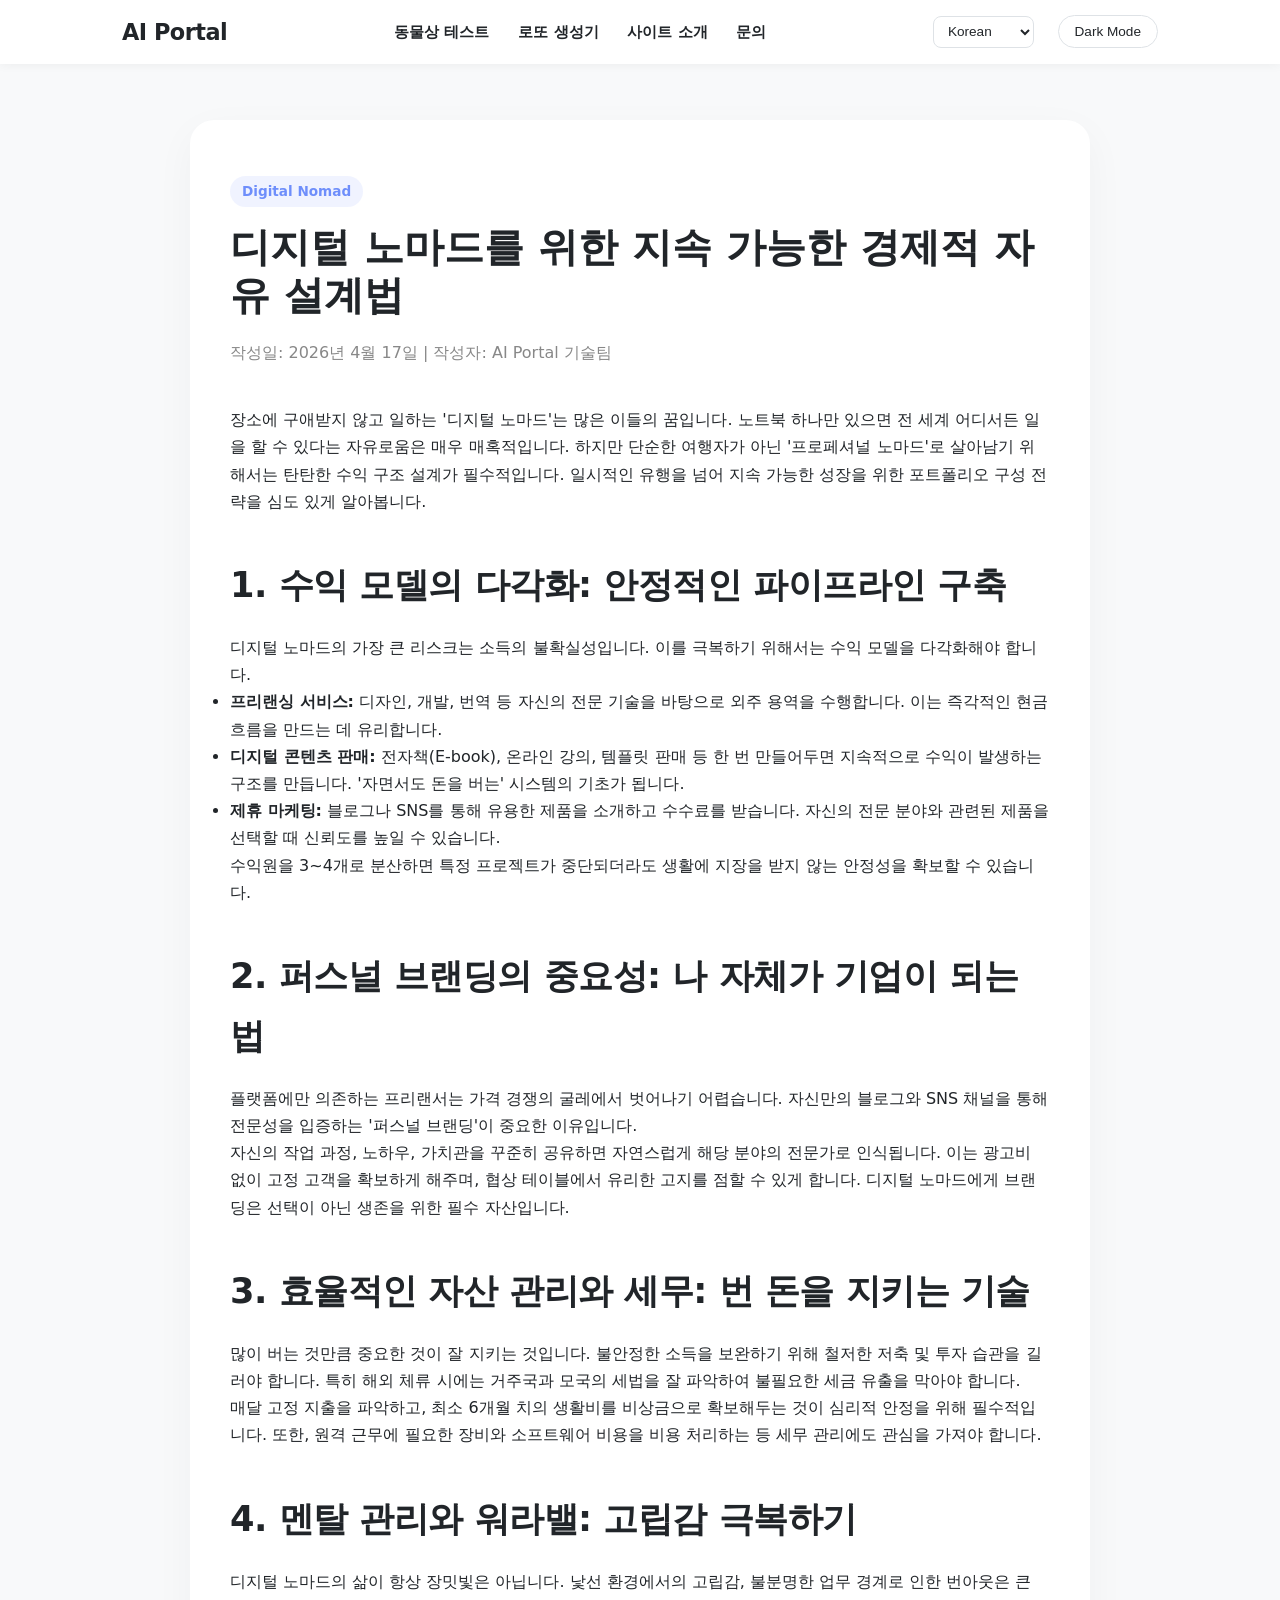
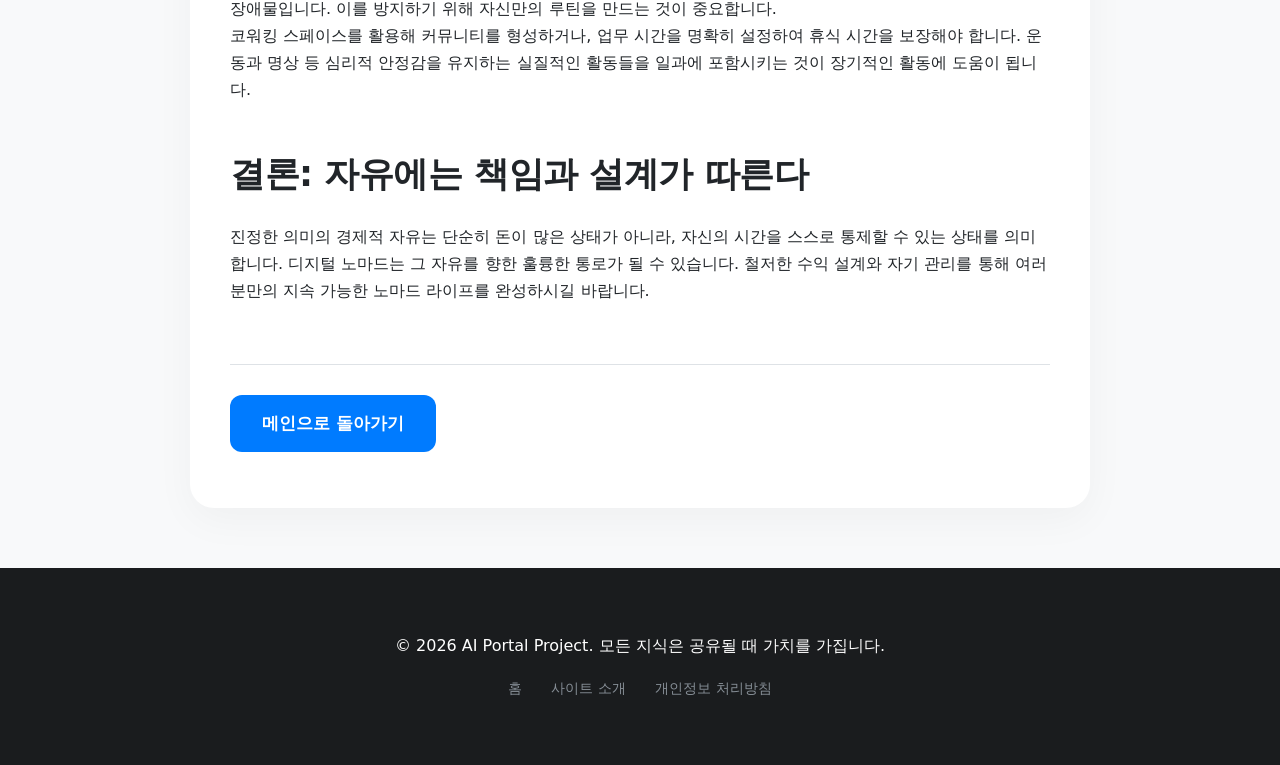
<file: post-digital-nomad.html>
<!DOCTYPE html>
<html lang="ko">
<head>
<!-- Google tag (gtag.js) -->
<script async src="https://www.googletagmanager.com/gtag/js?id=G-HH56L4PS40"></script>
<script>
  window.dataLayer = window.dataLayer || [];
  function gtag(){dataLayer.push(arguments);}
  gtag('js', new Date());

  gtag('config', 'G-HH56L4PS40');
</script>
<script type="text/javascript">
    (function(c,l,a,r,i,t,y){
        c[a]=c[a]||function(){(c[a].q=c[a].q||[]).push(arguments)};
        t=l.createElement(r);t.async=1;t.src="https://www.clarity.ms/tag/"+i;
        y=l.getElementsByTagName(r)[0];y.parentNode.insertBefore(t,y);
    })(window, document, "clarity", "script", "wcyzifj2k5");
</script>

    <meta charset="UTF-8">
    <meta name="viewport" content="width=device-width, initial-scale=1.0">
    <meta name="description" content="디지털 노마드를 위한 수익 구조 설계, 퍼스널 브랜딩, 자산 관리 및 멘탈 관리 전략을 상세히 다룹니다.">
    <title>디지털 노마드를 위한 지속 가능한 경제적 자유 설계법 - AI Portal</title>
    <link rel="stylesheet" href="style.css">
    <link rel="icon" href="data:image/svg+xml,<svg xmlns=%22http://www.w3.org/2000/svg%22 viewBox=%220 0 100 100%22><text y=%22.9em%22 font-size=%2290%22>🤖</text></svg>">
    <script async src="https://pagead2.googlesyndication.com/pagead/js/adsbygoogle.js?client=ca-pub-4410730872238810"
     crossorigin="anonymous"></script>
    <script type="application/ld+json">
    {
      "@context": "https://schema.org",
      "@type": "Article",
      "headline": "디지털 노마드를 위한 지속 가능한 경제적 자유 설계법",
      "author": {
        "@type": "Person",
        "name": "AI Portal Editor"
      },
      "datePublished": "2026-04-17",
      "description": "단순한 여행자를 넘어 '프로페셔널 노마드'로 살아남기 위한 탄탄한 수익 구조 설계 전략을 공유합니다."
    }
    </script>
</head>
<body data-theme="light">
    <header>
        <nav class="navbar">
            <div class="logo"><a href="index.html">AI Portal</a></div>
            <ul class="nav-links">
                <li><a href="index.html#animal-test">동물상 테스트</a></li>
                <li><a href="index.html#lotto">로또 생성기</a></li>
                <li><a href="about.html">사이트 소개</a></li>
                <li><a href="index.html#contact">문의</a></li>
            </ul>
            <div class="header-controls">
                <select id="lang-select" class="lang-select">
                    <option value="ko">Korean</option>
                    <option value="en">English</option>
                    <option value="ja">Japanese</option>
                    <option value="zh">Chinese</option>
                </select>
                <div class="theme-toggle">
                    <button id="theme-btn">Dark Mode</button>
                </div>
            </div>
        </nav>
    </header>

    <main class="container" style="margin-top: 120px; text-align: left; max-width: 900px;">
        <article class="blog-post">
            <div class="section-badge">Digital Nomad</div>
            <h1 style="font-size: 2.5rem; line-height: 1.2; margin-bottom: 20px;">디지털 노마드를 위한 지속 가능한 경제적 자유 설계법</h1>
            <p style="color: #888; margin-bottom: 40px;">작성일: 2026년 4월 17일 | 작성자: AI Portal 기술팀</p>

            <section style="margin-bottom: 40px;">
                <p>장소에 구애받지 않고 일하는 '디지털 노마드'는 많은 이들의 꿈입니다. 노트북 하나만 있으면 전 세계 어디서든 일을 할 수 있다는 자유로움은 매우 매혹적입니다. 하지만 단순한 여행자가 아닌 '프로페셔널 노마드'로 살아남기 위해서는 탄탄한 수익 구조 설계가 필수적입니다. 일시적인 유행을 넘어 지속 가능한 성장을 위한 포트폴리오 구성 전략을 심도 있게 알아봅니다.</p>
            </section>

            <section style="margin-bottom: 40px;">
                <h2>1. 수익 모델의 다각화: 안정적인 파이프라인 구축</h2>
                <p>디지털 노마드의 가장 큰 리스크는 소득의 불확실성입니다. 이를 극복하기 위해서는 수익 모델을 다각화해야 합니다.</p>
                <ul>
                    <li><strong>프리랜싱 서비스:</strong> 디자인, 개발, 번역 등 자신의 전문 기술을 바탕으로 외주 용역을 수행합니다. 이는 즉각적인 현금 흐름을 만드는 데 유리합니다.</li>
                    <li><strong>디지털 콘텐츠 판매:</strong> 전자책(E-book), 온라인 강의, 템플릿 판매 등 한 번 만들어두면 지속적으로 수익이 발생하는 구조를 만듭니다. '자면서도 돈을 버는' 시스템의 기초가 됩니다.</li>
                    <li><strong>제휴 마케팅:</strong> 블로그나 SNS를 통해 유용한 제품을 소개하고 수수료를 받습니다. 자신의 전문 분야와 관련된 제품을 선택할 때 신뢰도를 높일 수 있습니다.</li>
                </ul>
                <p>수익원을 3~4개로 분산하면 특정 프로젝트가 중단되더라도 생활에 지장을 받지 않는 안정성을 확보할 수 있습니다.</p>
            </section>

            <section style="margin-bottom: 40px;">
                <h2>2. 퍼스널 브랜딩의 중요성: 나 자체가 기업이 되는 법</h2>
                <p>플랫폼에만 의존하는 프리랜서는 가격 경쟁의 굴레에서 벗어나기 어렵습니다. 자신만의 블로그와 SNS 채널을 통해 전문성을 입증하는 '퍼스널 브랜딩'이 중요한 이유입니다.</p>
                <p>자신의 작업 과정, 노하우, 가치관을 꾸준히 공유하면 자연스럽게 해당 분야의 전문가로 인식됩니다. 이는 광고비 없이 고정 고객을 확보하게 해주며, 협상 테이블에서 유리한 고지를 점할 수 있게 합니다. 디지털 노마드에게 브랜딩은 선택이 아닌 생존을 위한 필수 자산입니다.</p>
            </section>

            <section style="margin-bottom: 40px;">
                <h2>3. 효율적인 자산 관리와 세무: 번 돈을 지키는 기술</h2>
                <p>많이 버는 것만큼 중요한 것이 잘 지키는 것입니다. 불안정한 소득을 보완하기 위해 철저한 저축 및 투자 습관을 길러야 합니다. 특히 해외 체류 시에는 거주국과 모국의 세법을 잘 파악하여 불필요한 세금 유출을 막아야 합니다.</p>
                <p>매달 고정 지출을 파악하고, 최소 6개월 치의 생활비를 비상금으로 확보해두는 것이 심리적 안정을 위해 필수적입니다. 또한, 원격 근무에 필요한 장비와 소프트웨어 비용을 비용 처리하는 등 세무 관리에도 관심을 가져야 합니다.</p>
            </section>

            <section style="margin-bottom: 40px;">
                <h2>4. 멘탈 관리와 워라밸: 고립감 극복하기</h2>
                <p>디지털 노마드의 삶이 항상 장밋빛은 아닙니다. 낯선 환경에서의 고립감, 불분명한 업무 경계로 인한 번아웃은 큰 장애물입니다. 이를 방지하기 위해 자신만의 루틴을 만드는 것이 중요합니다.</p>
                <p>코워킹 스페이스를 활용해 커뮤니티를 형성하거나, 업무 시간을 명확히 설정하여 휴식 시간을 보장해야 합니다. 운동과 명상 등 심리적 안정감을 유지하는 실질적인 활동들을 일과에 포함시키는 것이 장기적인 활동에 도움이 됩니다.</p>
            </section>

            <section style="margin-bottom: 40px;">
                <h2>결론: 자유에는 책임과 설계가 따른다</h2>
                <p>진정한 의미의 경제적 자유는 단순히 돈이 많은 상태가 아니라, 자신의 시간을 스스로 통제할 수 있는 상태를 의미합니다. 디지털 노마드는 그 자유를 향한 훌륭한 통로가 될 수 있습니다. 철저한 수익 설계와 자기 관리를 통해 여러분만의 지속 가능한 노마드 라이프를 완성하시길 바랍니다.</p>
            </section>
        </article>

        <div style="margin-top: 60px; padding-top: 30px; border-top: 1px solid var(--number-border);">
            <a href="index.html" class="main-btn" style="text-decoration: none;">메인으로 돌아가기</a>
        </div>
    </main>

    <footer>
        <div class="footer-content">
            <p>&copy; 2026 AI Portal Project. 모든 지식은 공유될 때 가치를 가집니다.</p>
            <div class="footer-links" style="margin-top: 15px;">
                <a href="index.html">홈</a>
                <a href="about.html">사이트 소개</a>
                <a href="privacy.html">개인정보 처리방침</a>
            </div>
        </div>
    </footer>

    <script src="main.js"></script>
</body>
</html>
</file>
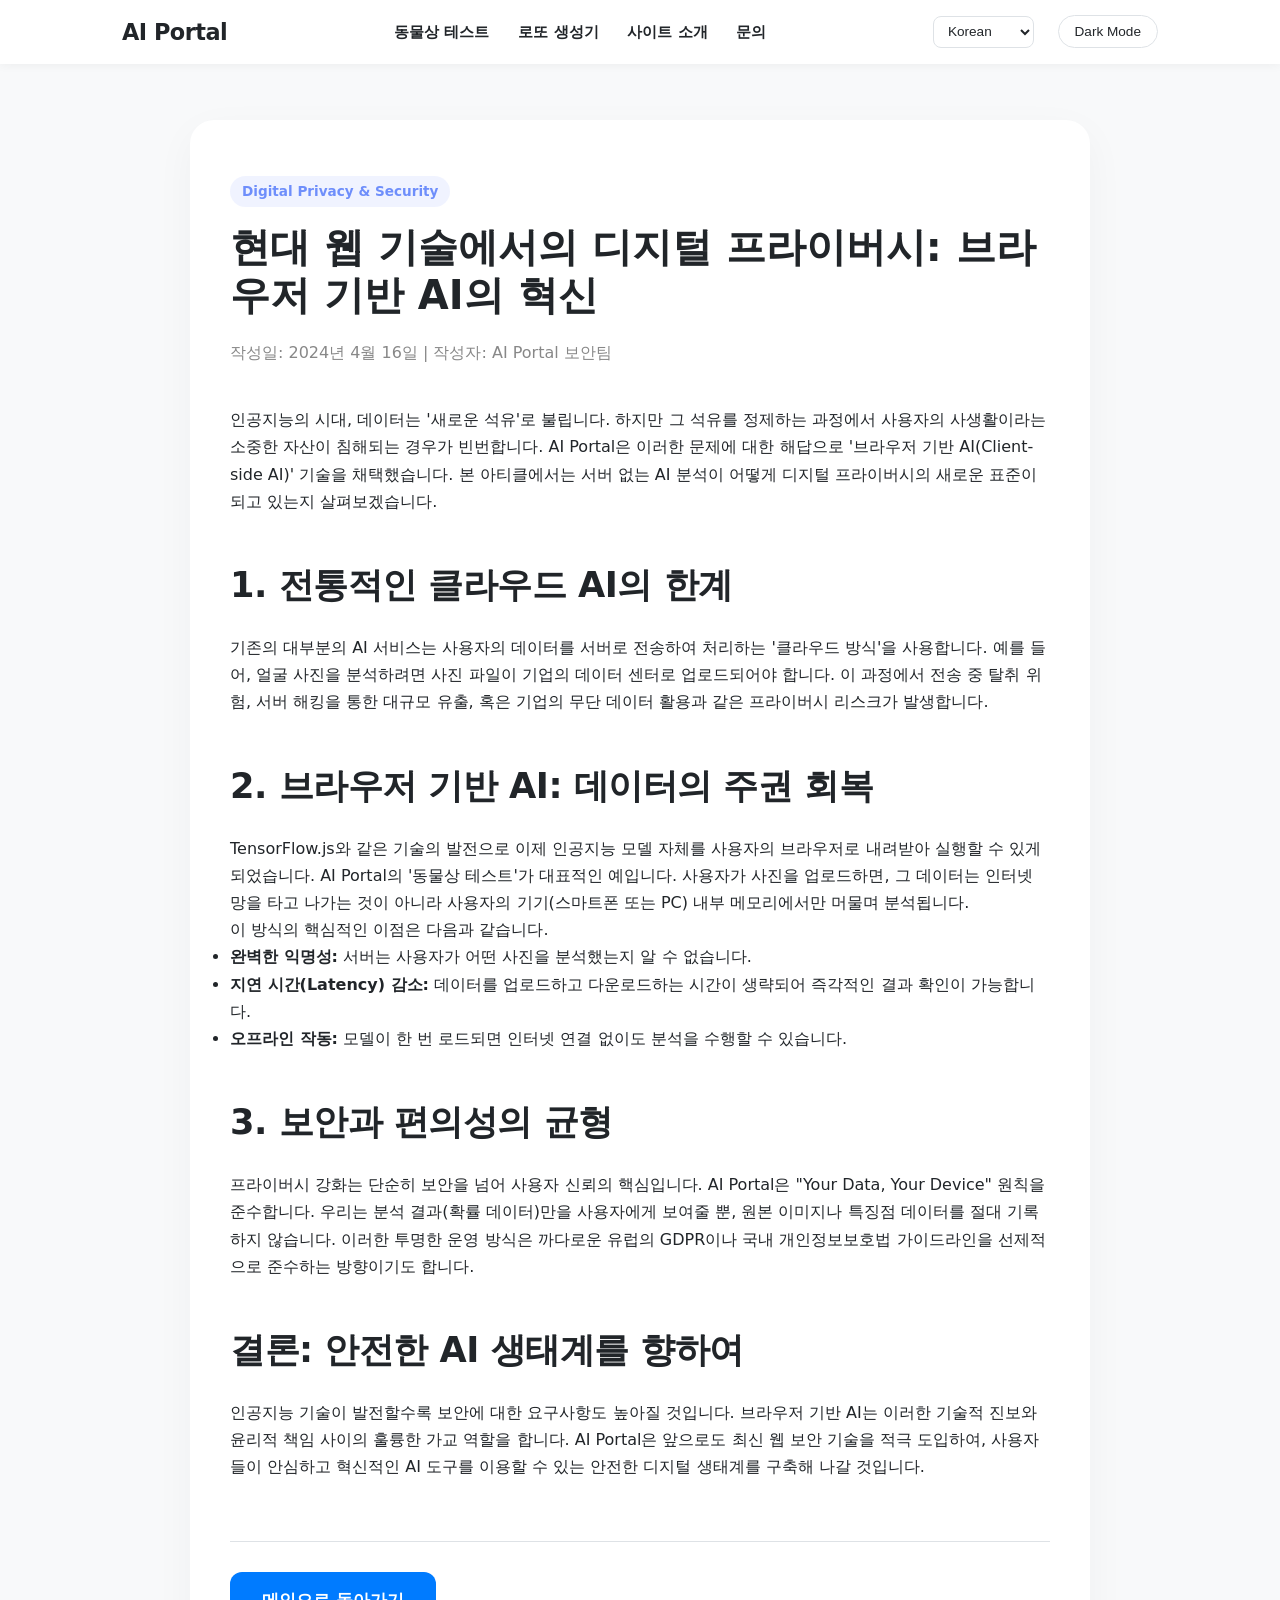
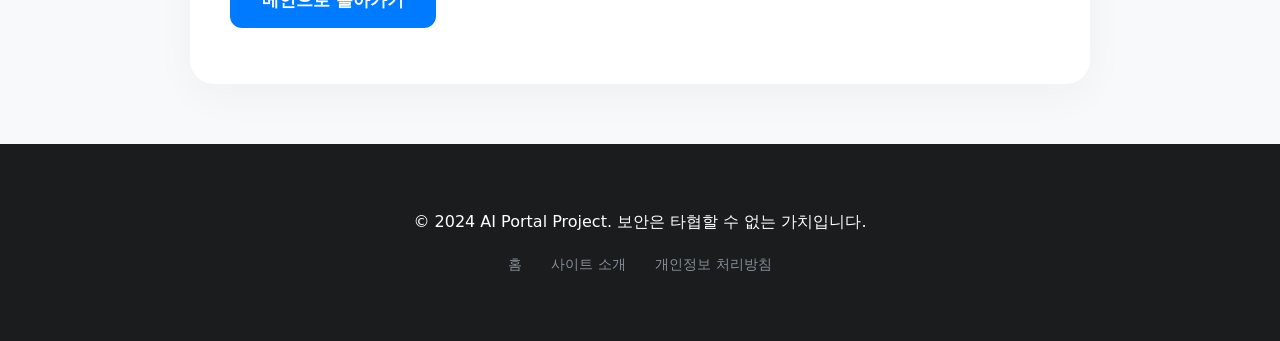
<file: post-digital-privacy.html>
<!DOCTYPE html>
<html lang="ko">
<head>
<!-- Google tag (gtag.js) -->
<script async src="https://www.googletagmanager.com/gtag/js?id=G-HH56L4PS40"></script>
<script>
  window.dataLayer = window.dataLayer || [];
  function gtag(){dataLayer.push(arguments);}
  gtag('js', new Date());

  gtag('config', 'G-HH56L4PS40');
</script>
<script type="text/javascript">
    (function(c,l,a,r,i,t,y){
        c[a]=c[a]||function(){(c[a].q=c[a].q||[]).push(arguments)};
        t=l.createElement(r);t.async=1;t.src="https://www.clarity.ms/tag/"+i;
        y=l.getElementsByTagName(r)[0];y.parentNode.insertBefore(t,y);
    })(window, document, "clarity", "script", "wcyzifj2k5");
</script>

    <meta charset="UTF-8">
    <meta name="viewport" content="width=device-width, initial-scale=1.0">
    <meta name="description" content="사용자의 데이터를 서버로 전송하지 않는 브라우저 기반 인공지능 기술의 장점과 보안성을 탐구합니다.">
    <title>현대 웹 기술에서의 디지털 프라이버시: 브라우저 기반 AI의 혁신 - AI Portal</title>
    <link rel="stylesheet" href="style.css">
    <link rel="icon" href="data:image/svg+xml,<svg xmlns=%22http://www.w3.org/2000/svg%22 viewBox=%220 0 100 100%22><text y=%22.9em%22 font-size=%2290%22>🤖</text></svg>">
    <script async src="https://pagead2.googlesyndication.com/pagead/js/adsbygoogle.js?client=ca-pub-4410730872238810"
     crossorigin="anonymous"></script>
    <script type="application/ld+json">
    {
      "@context": "https://schema.org",
      "@type": "Article",
      "headline": "현대 웹 기술에서의 디지털 프라이버시: 브라우저 기반 AI의 혁신",
      "author": {
        "@type": "Person",
        "name": "AI Portal Editor"
      },
      "datePublished": "2024-04-16",
      "description": "개인정보 보호와 인공지능 기술의 공존을 가능케 하는 클라이언트 사이드 AI 기술 분석"
    }
    </script>
</head>
<body data-theme="light">
    <header>
        <nav class="navbar">
            <div class="logo"><a href="index.html">AI Portal</a></div>
            <ul class="nav-links">
                <li><a href="index.html#animal-test">동물상 테스트</a></li>
                <li><a href="index.html#lotto">로또 생성기</a></li>
                <li><a href="about.html">사이트 소개</a></li>
                <li><a href="#contact">문의</a></li>
            </ul>
            <div class="header-controls">
                <select id="lang-select" class="lang-select">
                    <option value="ko">Korean</option>
                    <option value="en">English</option>
                    <option value="ja">Japanese</option>
                    <option value="zh">Chinese</option>
                </select>
                <div class="theme-toggle">
                    <button id="theme-btn">Dark Mode</button>
                </div>
            </div>
        </nav>
    </header>

    <main class="container" style="margin-top: 120px; text-align: left; max-width: 900px;">
        <article class="blog-post">
            <div class="section-badge">Digital Privacy & Security</div>
            <h1 style="font-size: 2.5rem; line-height: 1.2; margin-bottom: 20px;">현대 웹 기술에서의 디지털 프라이버시: 브라우저 기반 AI의 혁신</h1>
            <p style="color: #888; margin-bottom: 40px;">작성일: 2024년 4월 16일 | 작성자: AI Portal 보안팀</p>

            <section style="margin-bottom: 40px;">
                <p>인공지능의 시대, 데이터는 '새로운 석유'로 불립니다. 하지만 그 석유를 정제하는 과정에서 사용자의 사생활이라는 소중한 자산이 침해되는 경우가 빈번합니다. AI Portal은 이러한 문제에 대한 해답으로 '브라우저 기반 AI(Client-side AI)' 기술을 채택했습니다. 본 아티클에서는 서버 없는 AI 분석이 어떻게 디지털 프라이버시의 새로운 표준이 되고 있는지 살펴보겠습니다.</p>
            </section>

            <section style="margin-bottom: 40px;">
                <h2>1. 전통적인 클라우드 AI의 한계</h2>
                <p>기존의 대부분의 AI 서비스는 사용자의 데이터를 서버로 전송하여 처리하는 '클라우드 방식'을 사용합니다. 예를 들어, 얼굴 사진을 분석하려면 사진 파일이 기업의 데이터 센터로 업로드되어야 합니다. 이 과정에서 전송 중 탈취 위험, 서버 해킹을 통한 대규모 유출, 혹은 기업의 무단 데이터 활용과 같은 프라이버시 리스크가 발생합니다.</p>
            </section>

            <section style="margin-bottom: 40px;">
                <h2>2. 브라우저 기반 AI: 데이터의 주권 회복</h2>
                <p>TensorFlow.js와 같은 기술의 발전으로 이제 인공지능 모델 자체를 사용자의 브라우저로 내려받아 실행할 수 있게 되었습니다. AI Portal의 '동물상 테스트'가 대표적인 예입니다. 사용자가 사진을 업로드하면, 그 데이터는 인터넷 망을 타고 나가는 것이 아니라 사용자의 기기(스마트폰 또는 PC) 내부 메모리에서만 머물며 분석됩니다.</p>
                <p>이 방식의 핵심적인 이점은 다음과 같습니다.</p>
                <ul>
                    <li><strong>완벽한 익명성:</strong> 서버는 사용자가 어떤 사진을 분석했는지 알 수 없습니다.</li>
                    <li><strong>지연 시간(Latency) 감소:</strong> 데이터를 업로드하고 다운로드하는 시간이 생략되어 즉각적인 결과 확인이 가능합니다.</li>
                    <li><strong>오프라인 작동:</strong> 모델이 한 번 로드되면 인터넷 연결 없이도 분석을 수행할 수 있습니다.</li>
                </ul>
            </section>

            <section style="margin-bottom: 40px;">
                <h2>3. 보안과 편의성의 균형</h2>
                <p>프라이버시 강화는 단순히 보안을 넘어 사용자 신뢰의 핵심입니다. AI Portal은 "Your Data, Your Device" 원칙을 준수합니다. 우리는 분석 결과(확률 데이터)만을 사용자에게 보여줄 뿐, 원본 이미지나 특징점 데이터를 절대 기록하지 않습니다. 이러한 투명한 운영 방식은 까다로운 유럽의 GDPR이나 국내 개인정보보호법 가이드라인을 선제적으로 준수하는 방향이기도 합니다.</p>
            </section>

            <section style="margin-bottom: 40px;">
                <h2>결론: 안전한 AI 생태계를 향하여</h2>
                <p>인공지능 기술이 발전할수록 보안에 대한 요구사항도 높아질 것입니다. 브라우저 기반 AI는 이러한 기술적 진보와 윤리적 책임 사이의 훌륭한 가교 역할을 합니다. AI Portal은 앞으로도 최신 웹 보안 기술을 적극 도입하여, 사용자들이 안심하고 혁신적인 AI 도구를 이용할 수 있는 안전한 디지털 생태계를 구축해 나갈 것입니다.</p>
            </section>
        </article>

        <div style="margin-top: 60px; padding-top: 30px; border-top: 1px solid var(--number-border);">
            <a href="index.html" class="main-btn" style="text-decoration: none;">메인으로 돌아가기</a>
        </div>
    </main>

    <footer>
        <div class="footer-content">
            <p>&copy; 2024 AI Portal Project. 보안은 타협할 수 없는 가치입니다.</p>
            <div class="footer-links" style="margin-top: 15px;">
                <a href="index.html">홈</a>
                <a href="about.html">사이트 소개</a>
                <a href="privacy.html">개인정보 처리방침</a>
            </div>
        </div>
    </footer>

    <script src="main.js"></script>
</body>
</html>
</file>
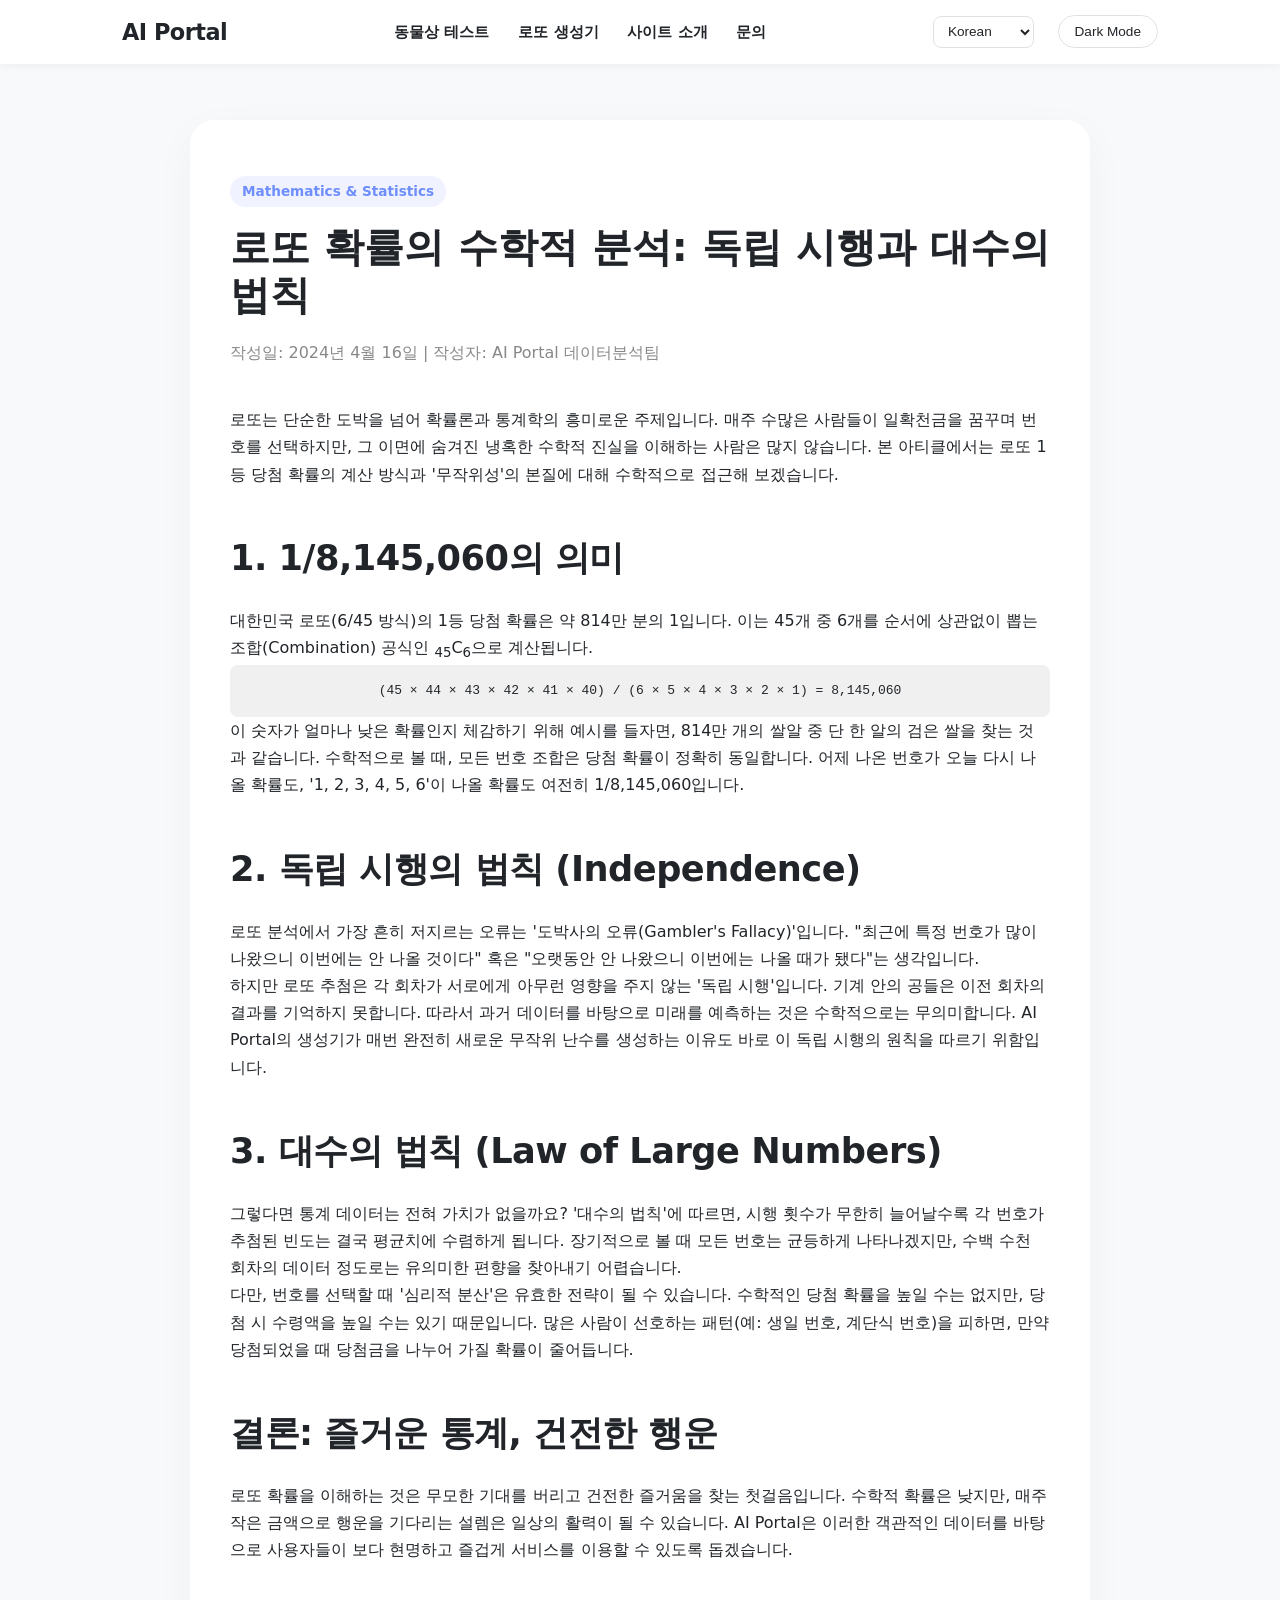
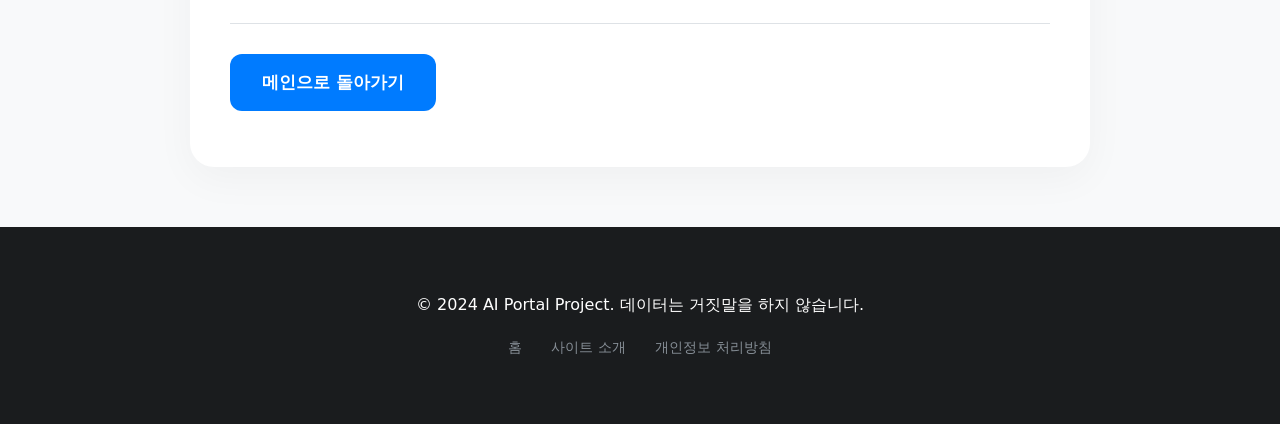
<file: post-probability-math.html>
<!DOCTYPE html>
<html lang="ko">
<head>
<!-- Google tag (gtag.js) -->
<script async src="https://www.googletagmanager.com/gtag/js?id=G-HH56L4PS40"></script>
<script>
  window.dataLayer = window.dataLayer || [];
  function gtag(){dataLayer.push(arguments);}
  gtag('js', new Date());

  gtag('config', 'G-HH56L4PS40');
</script>
<script type="text/javascript">
    (function(c,l,a,r,i,t,y){
        c[a]=c[a]||function(){(c[a].q=c[a].q||[]).push(arguments)};
        t=l.createElement(r);t.async=1;t.src="https://www.clarity.ms/tag/"+i;
        y=l.getElementsByTagName(r)[0];y.parentNode.insertBefore(t,y);
    })(window, document, "clarity", "script", "wcyzifj2k5");
</script>

    <meta charset="UTF-8">
    <meta name="viewport" content="width=device-width, initial-scale=1.0">
    <meta name="description" content="로또 번호 선택의 수학적 근거와 확률적 분석을 제공합니다. 독립 시행과 대수의 법칙을 통해 로또의 원리를 이해하세요.">
    <title>로또 확률의 수학적 분석: 독립 시행과 대수의 법칙 - AI Portal</title>
    <link rel="stylesheet" href="style.css">
    <link rel="icon" href="data:image/svg+xml,<svg xmlns=%22http://www.w3.org/2000/svg%22 viewBox=%220 0 100 100%22><text y=%22.9em%22 font-size=%2290%22>🤖</text></svg>">
    <script async src="https://pagead2.googlesyndication.com/pagead/js/adsbygoogle.js?client=ca-pub-4410730872238810"
     crossorigin="anonymous"></script>
    <script type="application/ld+json">
    {
      "@context": "https://schema.org",
      "@type": "Article",
      "headline": "로또 확률의 수학적 분석: 독립 시행과 대수의 법칙",
      "author": {
        "@type": "Person",
        "name": "AI Portal Editor"
      },
      "datePublished": "2024-04-16",
      "description": "수학적 관점에서 바라본 로또 당첨 확률과 무작위 번호 생성의 원리"
    }
    </script>
</head>
<body data-theme="light">
    <header>
        <nav class="navbar">
            <div class="logo"><a href="index.html">AI Portal</a></div>
            <ul class="nav-links">
                <li><a href="index.html#animal-test">동물상 테스트</a></li>
                <li><a href="index.html#lotto">로또 생성기</a></li>
                <li><a href="about.html">사이트 소개</a></li>
                <li><a href="#contact">문의</a></li>
            </ul>
            <div class="header-controls">
                <select id="lang-select" class="lang-select">
                    <option value="ko">Korean</option>
                    <option value="en">English</option>
                    <option value="ja">Japanese</option>
                    <option value="zh">Chinese</option>
                </select>
                <div class="theme-toggle">
                    <button id="theme-btn">Dark Mode</button>
                </div>
            </div>
        </nav>
    </header>

    <main class="container" style="margin-top: 120px; text-align: left; max-width: 900px;">
        <article class="blog-post">
            <div class="section-badge">Mathematics & Statistics</div>
            <h1 style="font-size: 2.5rem; line-height: 1.2; margin-bottom: 20px;">로또 확률의 수학적 분석: 독립 시행과 대수의 법칙</h1>
            <p style="color: #888; margin-bottom: 40px;">작성일: 2024년 4월 16일 | 작성자: AI Portal 데이터분석팀</p>

            <section style="margin-bottom: 40px;">
                <p>로또는 단순한 도박을 넘어 확률론과 통계학의 흥미로운 주제입니다. 매주 수많은 사람들이 일확천금을 꿈꾸며 번호를 선택하지만, 그 이면에 숨겨진 냉혹한 수학적 진실을 이해하는 사람은 많지 않습니다. 본 아티클에서는 로또 1등 당첨 확률의 계산 방식과 '무작위성'의 본질에 대해 수학적으로 접근해 보겠습니다.</p>
            </section>

            <section style="margin-bottom: 40px;">
                <h2>1. 1/8,145,060의 의미</h2>
                <p>대한민국 로또(6/45 방식)의 1등 당첨 확률은 약 814만 분의 1입니다. 이는 45개 중 6개를 순서에 상관없이 뽑는 조합(Combination) 공식인 <sub>45</sub>C<sub>6</sub>으로 계산됩니다.</p>
                <p style="background: #f0f0f0; padding: 15px; border-radius: 8px; font-family: monospace; text-align: center;">(45 × 44 × 43 × 42 × 41 × 40) / (6 × 5 × 4 × 3 × 2 × 1) = 8,145,060</p>
                <p>이 숫자가 얼마나 낮은 확률인지 체감하기 위해 예시를 들자면, 814만 개의 쌀알 중 단 한 알의 검은 쌀을 찾는 것과 같습니다. 수학적으로 볼 때, 모든 번호 조합은 당첨 확률이 정확히 동일합니다. 어제 나온 번호가 오늘 다시 나올 확률도, '1, 2, 3, 4, 5, 6'이 나올 확률도 여전히 1/8,145,060입니다.</p>
            </section>

            <section style="margin-bottom: 40px;">
                <h2>2. 독립 시행의 법칙 (Independence)</h2>
                <p>로또 분석에서 가장 흔히 저지르는 오류는 '도박사의 오류(Gambler's Fallacy)'입니다. "최근에 특정 번호가 많이 나왔으니 이번에는 안 나올 것이다" 혹은 "오랫동안 안 나왔으니 이번에는 나올 때가 됐다"는 생각입니다.</p>
                <p>하지만 로또 추첨은 각 회차가 서로에게 아무런 영향을 주지 않는 '독립 시행'입니다. 기계 안의 공들은 이전 회차의 결과를 기억하지 못합니다. 따라서 과거 데이터를 바탕으로 미래를 예측하는 것은 수학적으로는 무의미합니다. AI Portal의 생성기가 매번 완전히 새로운 무작위 난수를 생성하는 이유도 바로 이 독립 시행의 원칙을 따르기 위함입니다.</p>
            </section>

            <section style="margin-bottom: 40px;">
                <h2>3. 대수의 법칙 (Law of Large Numbers)</h2>
                <p>그렇다면 통계 데이터는 전혀 가치가 없을까요? '대수의 법칙'에 따르면, 시행 횟수가 무한히 늘어날수록 각 번호가 추첨된 빈도는 결국 평균치에 수렴하게 됩니다. 장기적으로 볼 때 모든 번호는 균등하게 나타나겠지만, 수백 수천 회차의 데이터 정도로는 유의미한 편향을 찾아내기 어렵습니다.</p>
                <p>다만, 번호를 선택할 때 '심리적 분산'은 유효한 전략이 될 수 있습니다. 수학적인 당첨 확률을 높일 수는 없지만, 당첨 시 수령액을 높일 수는 있기 때문입니다. 많은 사람이 선호하는 패턴(예: 생일 번호, 계단식 번호)을 피하면, 만약 당첨되었을 때 당첨금을 나누어 가질 확률이 줄어듭니다.</p>
            </section>

            <section style="margin-bottom: 40px;">
                <h2>결론: 즐거운 통계, 건전한 행운</h2>
                <p>로또 확률을 이해하는 것은 무모한 기대를 버리고 건전한 즐거움을 찾는 첫걸음입니다. 수학적 확률은 낮지만, 매주 작은 금액으로 행운을 기다리는 설렘은 일상의 활력이 될 수 있습니다. AI Portal은 이러한 객관적인 데이터를 바탕으로 사용자들이 보다 현명하고 즐겁게 서비스를 이용할 수 있도록 돕겠습니다.</p>
            </section>
        </article>

        <div style="margin-top: 60px; padding-top: 30px; border-top: 1px solid var(--number-border);">
            <a href="index.html" class="main-btn" style="text-decoration: none;">메인으로 돌아가기</a>
        </div>
    </main>

    <footer>
        <div class="footer-content">
            <p>&copy; 2024 AI Portal Project. 데이터는 거짓말을 하지 않습니다.</p>
            <div class="footer-links" style="margin-top: 15px;">
                <a href="index.html">홈</a>
                <a href="about.html">사이트 소개</a>
                <a href="privacy.html">개인정보 처리방침</a>
            </div>
        </div>
    </footer>

    <script src="main.js"></script>
</body>
</html>
</file>
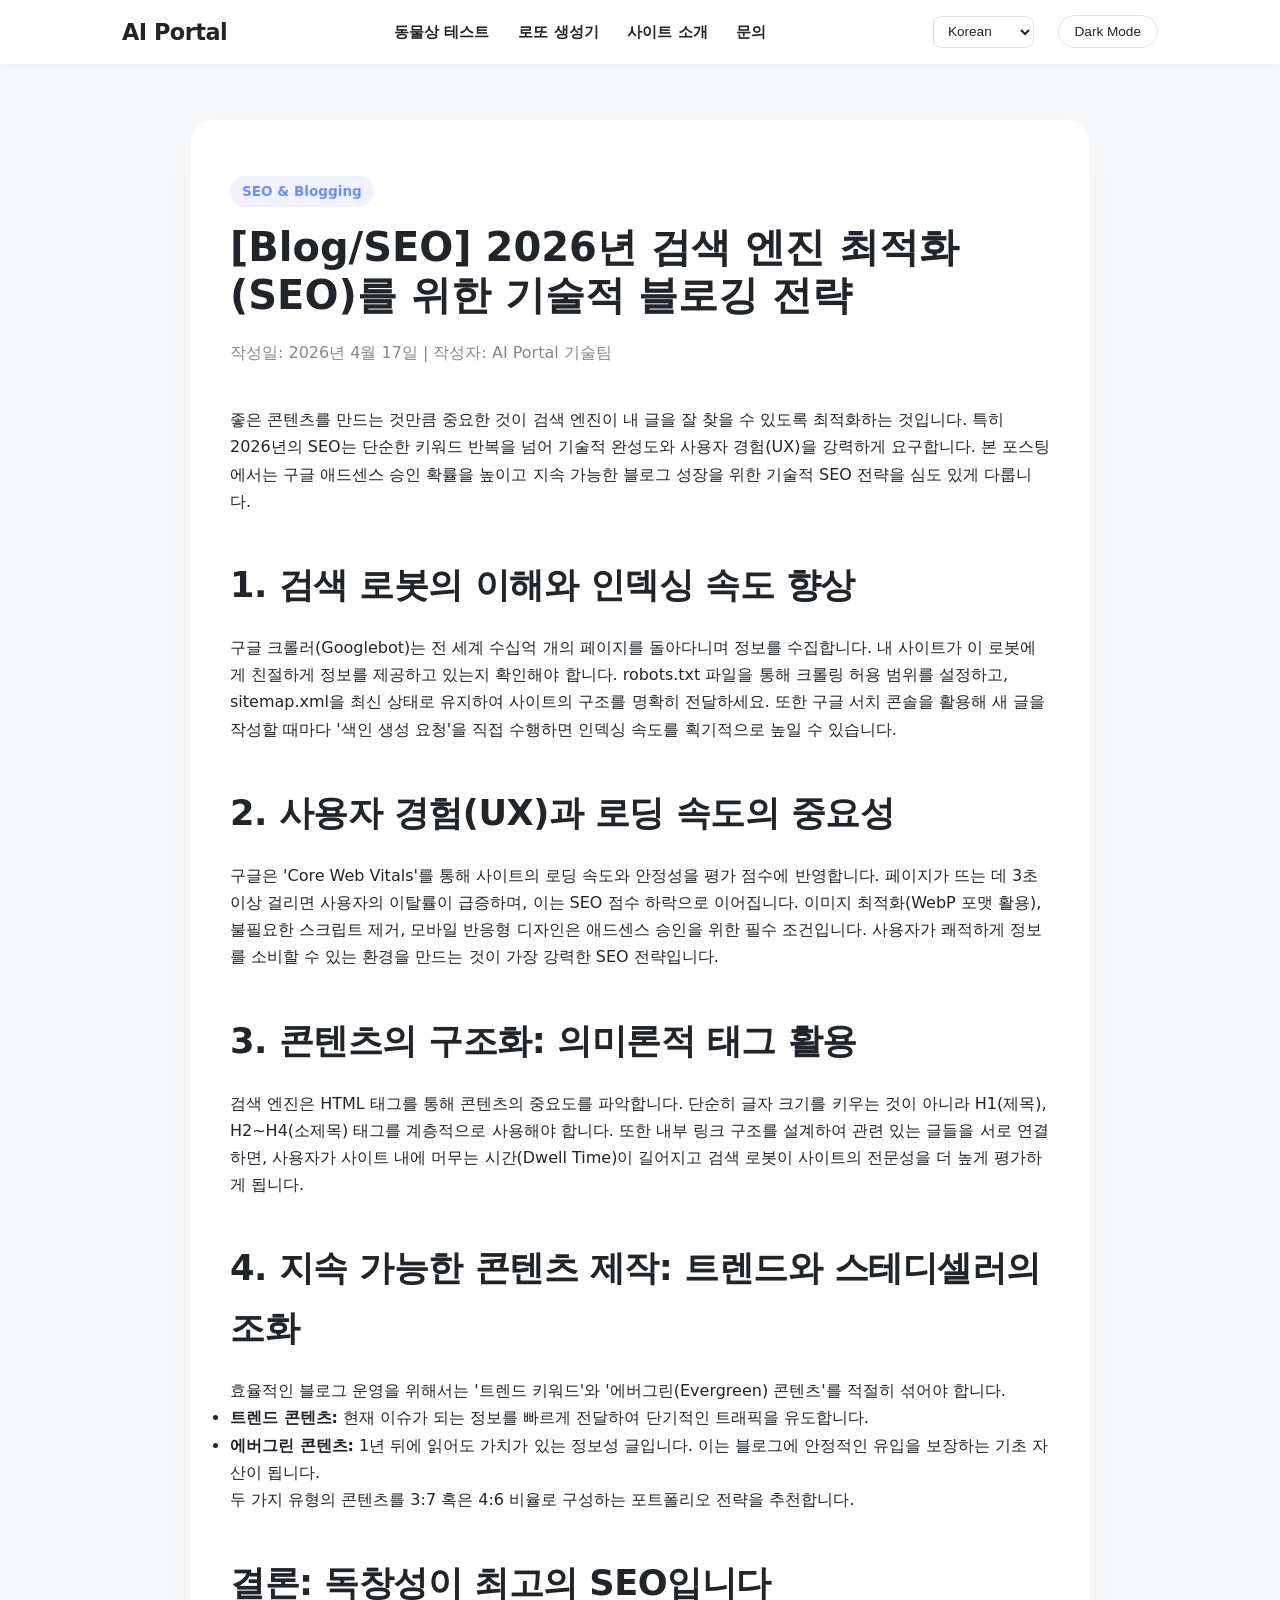
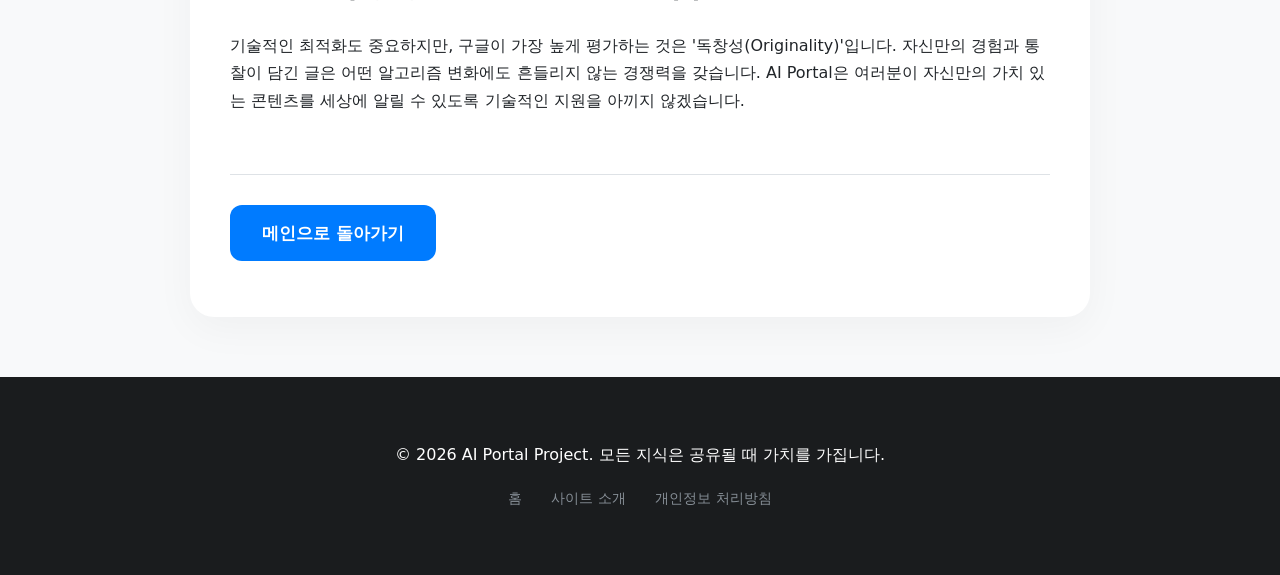
<file: post-seo-strategy.html>
<!DOCTYPE html>
<html lang="ko">
<head>
<!-- Google tag (gtag.js) -->
<script async src="https://www.googletagmanager.com/gtag/js?id=G-HH56L4PS40"></script>
<script>
  window.dataLayer = window.dataLayer || [];
  function gtag(){dataLayer.push(arguments);}
  gtag('js', new Date());

  gtag('config', 'G-HH56L4PS40');
</script>
<script type="text/javascript">
    (function(c,l,a,r,i,t,y){
        c[a]=c[a]||function(){(c[a].q=c[a].q||[]).push(arguments)};
        t=l.createElement(r);t.async=1;t.src="https://www.clarity.ms/tag/"+i;
        y=l.getElementsByTagName(r)[0];y.parentNode.insertBefore(t,y);
    })(window, document, "clarity", "script", "wcyzifj2k5");
</script>

    <meta charset="UTF-8">
    <meta name="viewport" content="width=device-width, initial-scale=1.0">
    <meta name="description" content="2026년 검색 엔진 최적화(SEO)를 위한 기술적 블로깅 전략. 구글 크롤러의 이해, 사이트 속도 최적화, 콘텐츠 구조화 방법을 상세히 다룹니다.">
    <title>2026년 검색 엔진 최적화(SEO)를 위한 기술적 블로깅 전략 - AI Portal</title>
    <link rel="stylesheet" href="style.css">
    <link rel="icon" href="data:image/svg+xml,<svg xmlns=%22http://www.w3.org/2000/svg%22 viewBox=%220 0 100 100%22><text y=%22.9em%22 font-size=%2290%22>🤖</text></svg>">
    <script async src="https://pagead2.googlesyndication.com/pagead/js/adsbygoogle.js?client=ca-pub-4410730872238810"
     crossorigin="anonymous"></script>
    <script type="application/ld+json">
    {
      "@context": "https://schema.org",
      "@type": "Article",
      "headline": "2026년 검색 엔진 최적화(SEO)를 위한 기술적 블로깅 전략",
      "author": {
        "@type": "Person",
        "name": "AI Portal Editor"
      },
      "datePublished": "2026-04-17",
      "description": "애드센스 승인과 수익 극대화를 위한 최신 SEO 트렌드와 기술적 최적화 가이드를 제공합니다."
    }
    </script>
</head>
<body data-theme="light">
    <header>
        <nav class="navbar">
            <div class="logo"><a href="index.html">AI Portal</a></div>
            <ul class="nav-links">
                <li><a href="index.html#animal-test">동물상 테스트</a></li>
                <li><a href="index.html#lotto">로또 생성기</a></li>
                <li><a href="about.html">사이트 소개</a></li>
                <li><a href="index.html#contact">문의</a></li>
            </ul>
            <div class="header-controls">
                <select id="lang-select" class="lang-select">
                    <option value="ko">Korean</option>
                    <option value="en">English</option>
                    <option value="ja">Japanese</option>
                    <option value="zh">Chinese</option>
                </select>
                <div class="theme-toggle">
                    <button id="theme-btn">Dark Mode</button>
                </div>
            </div>
        </nav>
    </header>

    <main class="container" style="margin-top: 120px; text-align: left; max-width: 900px;">
        <article class="blog-post">
            <div class="section-badge">SEO & Blogging</div>
            <h1 style="font-size: 2.5rem; line-height: 1.2; margin-bottom: 20px;">[Blog/SEO] 2026년 검색 엔진 최적화(SEO)를 위한 기술적 블로깅 전략</h1>
            <p style="color: #888; margin-bottom: 40px;">작성일: 2026년 4월 17일 | 작성자: AI Portal 기술팀</p>

            <section style="margin-bottom: 40px;">
                <p>좋은 콘텐츠를 만드는 것만큼 중요한 것이 검색 엔진이 내 글을 잘 찾을 수 있도록 최적화하는 것입니다. 특히 2026년의 SEO는 단순한 키워드 반복을 넘어 기술적 완성도와 사용자 경험(UX)을 강력하게 요구합니다. 본 포스팅에서는 구글 애드센스 승인 확률을 높이고 지속 가능한 블로그 성장을 위한 기술적 SEO 전략을 심도 있게 다룹니다.</p>
            </section>

            <section style="margin-bottom: 40px;">
                <h2>1. 검색 로봇의 이해와 인덱싱 속도 향상</h2>
                <p>구글 크롤러(Googlebot)는 전 세계 수십억 개의 페이지를 돌아다니며 정보를 수집합니다. 내 사이트가 이 로봇에게 친절하게 정보를 제공하고 있는지 확인해야 합니다. robots.txt 파일을 통해 크롤링 허용 범위를 설정하고, sitemap.xml을 최신 상태로 유지하여 사이트의 구조를 명확히 전달하세요. 또한 구글 서치 콘솔을 활용해 새 글을 작성할 때마다 '색인 생성 요청'을 직접 수행하면 인덱싱 속도를 획기적으로 높일 수 있습니다.</p>
            </section>

            <section style="margin-bottom: 40px;">
                <h2>2. 사용자 경험(UX)과 로딩 속도의 중요성</h2>
                <p>구글은 'Core Web Vitals'를 통해 사이트의 로딩 속도와 안정성을 평가 점수에 반영합니다. 페이지가 뜨는 데 3초 이상 걸리면 사용자의 이탈률이 급증하며, 이는 SEO 점수 하락으로 이어집니다. 이미지 최적화(WebP 포맷 활용), 불필요한 스크립트 제거, 모바일 반응형 디자인은 애드센스 승인을 위한 필수 조건입니다. 사용자가 쾌적하게 정보를 소비할 수 있는 환경을 만드는 것이 가장 강력한 SEO 전략입니다.</p>
            </section>

            <section style="margin-bottom: 40px;">
                <h2>3. 콘텐츠의 구조화: 의미론적 태그 활용</h2>
                <p>검색 엔진은 HTML 태그를 통해 콘텐츠의 중요도를 파악합니다. 단순히 글자 크기를 키우는 것이 아니라 H1(제목), H2~H4(소제목) 태그를 계층적으로 사용해야 합니다. 또한 내부 링크 구조를 설계하여 관련 있는 글들을 서로 연결하면, 사용자가 사이트 내에 머무는 시간(Dwell Time)이 길어지고 검색 로봇이 사이트의 전문성을 더 높게 평가하게 됩니다.</p>
            </section>

            <section style="margin-bottom: 40px;">
                <h2>4. 지속 가능한 콘텐츠 제작: 트렌드와 스테디셀러의 조화</h2>
                <p>효율적인 블로그 운영을 위해서는 '트렌드 키워드'와 '에버그린(Evergreen) 콘텐츠'를 적절히 섞어야 합니다.</p>
                <ul>
                    <li><strong>트렌드 콘텐츠:</strong> 현재 이슈가 되는 정보를 빠르게 전달하여 단기적인 트래픽을 유도합니다.</li>
                    <li><strong>에버그린 콘텐츠:</strong> 1년 뒤에 읽어도 가치가 있는 정보성 글입니다. 이는 블로그에 안정적인 유입을 보장하는 기초 자산이 됩니다.</li>
                </ul>
                <p>두 가지 유형의 콘텐츠를 3:7 혹은 4:6 비율로 구성하는 포트폴리오 전략을 추천합니다.</p>
            </section>

            <section style="margin-bottom: 40px;">
                <h2>결론: 독창성이 최고의 SEO입니다</h2>
                <p>기술적인 최적화도 중요하지만, 구글이 가장 높게 평가하는 것은 '독창성(Originality)'입니다. 자신만의 경험과 통찰이 담긴 글은 어떤 알고리즘 변화에도 흔들리지 않는 경쟁력을 갖습니다. AI Portal은 여러분이 자신만의 가치 있는 콘텐츠를 세상에 알릴 수 있도록 기술적인 지원을 아끼지 않겠습니다.</p>
            </section>
        </article>

        <div style="margin-top: 60px; padding-top: 30px; border-top: 1px solid var(--number-border);">
            <a href="index.html" class="main-btn" style="text-decoration: none;">메인으로 돌아가기</a>
        </div>
    </main>

    <footer>
        <div class="footer-content">
            <p>&copy; 2026 AI Portal Project. 모든 지식은 공유될 때 가치를 가집니다.</p>
            <div class="footer-links" style="margin-top: 15px;">
                <a href="index.html">홈</a>
                <a href="about.html">사이트 소개</a>
                <a href="privacy.html">개인정보 처리방침</a>
            </div>
        </div>
    </footer>

    <script src="main.js"></script>
</body>
</html>
</file>
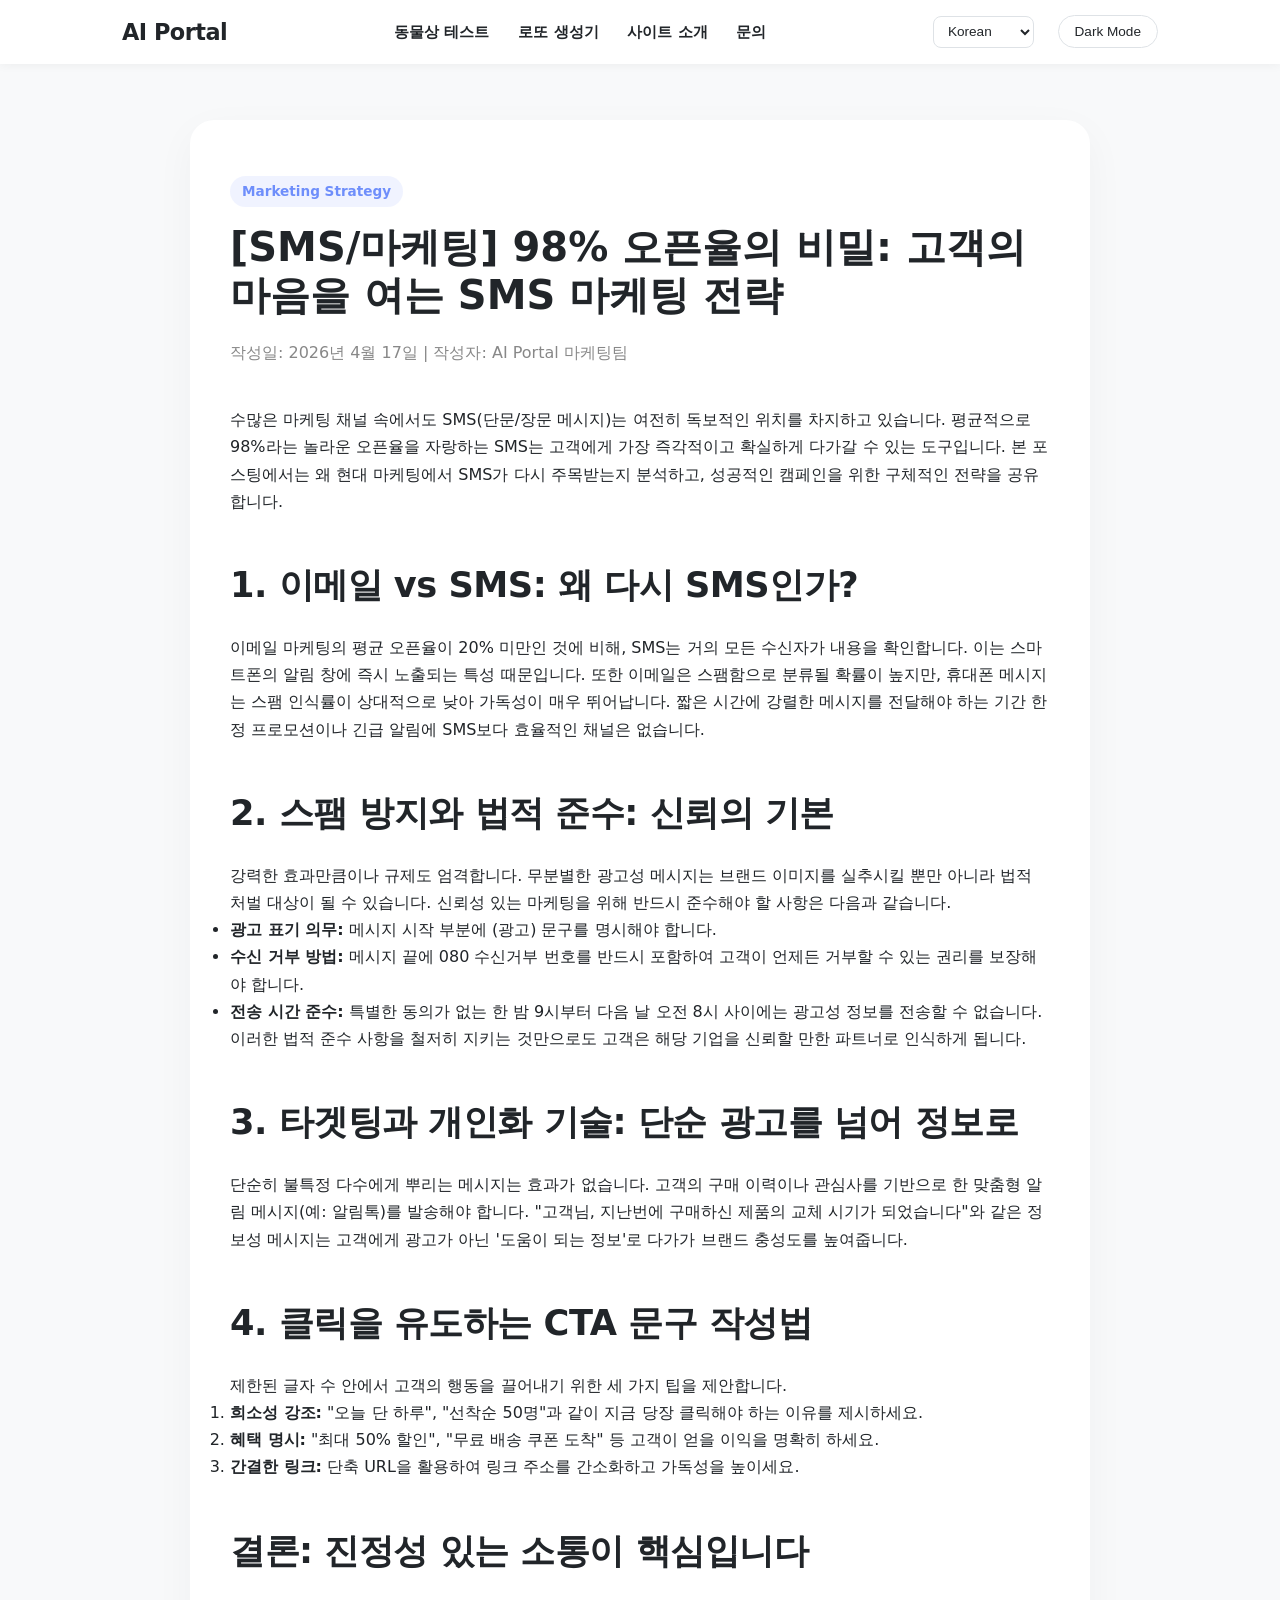
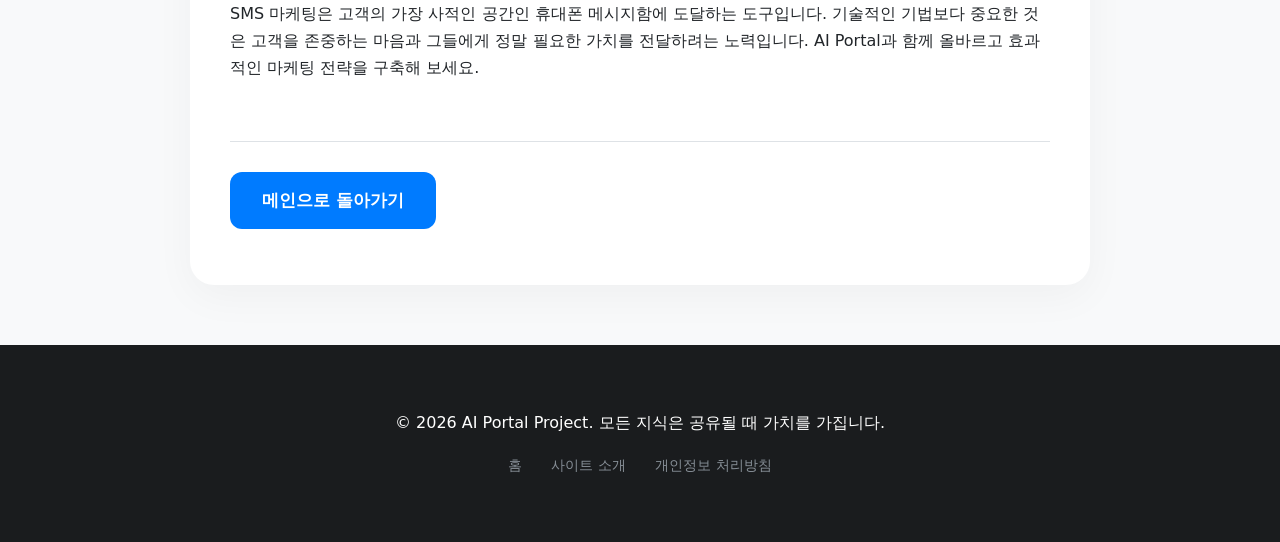
<file: post-sms-marketing.html>
<!DOCTYPE html>
<html lang="ko">
<head>
<!-- Google tag (gtag.js) -->
<script async src="https://www.googletagmanager.com/gtag/js?id=G-HH56L4PS40"></script>
<script>
  window.dataLayer = window.dataLayer || [];
  function gtag(){dataLayer.push(arguments);}
  gtag('js', new Date());

  gtag('config', 'G-HH56L4PS40');
</script>
<script type="text/javascript">
    (function(c,l,a,r,i,t,y){
        c[a]=c[a]||function(){(c[a].q=c[a].q||[]).push(arguments)};
        t=l.createElement(r);t.async=1;t.src="https://www.clarity.ms/tag/"+i;
        y=l.getElementsByTagName(r)[0];y.parentNode.insertBefore(t,y);
    })(window, document, "clarity", "script", "wcyzifj2k5");
</script>

    <meta charset="UTF-8">
    <meta name="viewport" content="width=device-width, initial-scale=1.0">
    <meta name="description" content="고객의 마음을 여는 SMS 마케팅 전략과 98% 오픈율의 비밀을 공개합니다. 법적 준수 사항과 효과적인 문구 작성법을 확인하세요.">
    <title>98% 오픈율의 비밀: 고객의 마음을 여는 SMS 마케팅 전략 - AI Portal</title>
    <link rel="stylesheet" href="style.css">
    <link rel="icon" href="data:image/svg+xml,<svg xmlns=%22http://www.w3.org/2000/svg%22 viewBox=%220 0 100 100%22><text y=%22.9em%22 font-size=%2290%22>🤖</text></svg>">
    <script async src="https://pagead2.googlesyndication.com/pagead/js/adsbygoogle.js?client=ca-pub-4410730872238810"
     crossorigin="anonymous"></script>
    <script type="application/ld+json">
    {
      "@context": "https://schema.org",
      "@type": "Article",
      "headline": "98% 오픈율의 비밀: 고객의 마음을 여는 SMS 마케팅 전략",
      "author": {
        "@type": "Person",
        "name": "AI Portal Editor"
      },
      "datePublished": "2026-04-17",
      "description": "현대 마케팅에서 SMS가 다시 주목받는 이유와 신뢰성 높은 마케팅 캠페인 구축 가이드를 제공합니다."
    }
    </script>
</head>
<body data-theme="light">
    <header>
        <nav class="navbar">
            <div class="logo"><a href="index.html">AI Portal</a></div>
            <ul class="nav-links">
                <li><a href="index.html#animal-test">동물상 테스트</a></li>
                <li><a href="index.html#lotto">로또 생성기</a></li>
                <li><a href="about.html">사이트 소개</a></li>
                <li><a href="index.html#contact">문의</a></li>
            </ul>
            <div class="header-controls">
                <select id="lang-select" class="lang-select">
                    <option value="ko">Korean</option>
                    <option value="en">English</option>
                    <option value="ja">Japanese</option>
                    <option value="zh">Chinese</option>
                </select>
                <div class="theme-toggle">
                    <button id="theme-btn">Dark Mode</button>
                </div>
            </div>
        </nav>
    </header>

    <main class="container" style="margin-top: 120px; text-align: left; max-width: 900px;">
        <article class="blog-post">
            <div class="section-badge">Marketing Strategy</div>
            <h1 style="font-size: 2.5rem; line-height: 1.2; margin-bottom: 20px;">[SMS/마케팅] 98% 오픈율의 비밀: 고객의 마음을 여는 SMS 마케팅 전략</h1>
            <p style="color: #888; margin-bottom: 40px;">작성일: 2026년 4월 17일 | 작성자: AI Portal 마케팅팀</p>

            <section style="margin-bottom: 40px;">
                <p>수많은 마케팅 채널 속에서도 SMS(단문/장문 메시지)는 여전히 독보적인 위치를 차지하고 있습니다. 평균적으로 98%라는 놀라운 오픈율을 자랑하는 SMS는 고객에게 가장 즉각적이고 확실하게 다가갈 수 있는 도구입니다. 본 포스팅에서는 왜 현대 마케팅에서 SMS가 다시 주목받는지 분석하고, 성공적인 캠페인을 위한 구체적인 전략을 공유합니다.</p>
            </section>

            <section style="margin-bottom: 40px;">
                <h2>1. 이메일 vs SMS: 왜 다시 SMS인가?</h2>
                <p>이메일 마케팅의 평균 오픈율이 20% 미만인 것에 비해, SMS는 거의 모든 수신자가 내용을 확인합니다. 이는 스마트폰의 알림 창에 즉시 노출되는 특성 때문입니다. 또한 이메일은 스팸함으로 분류될 확률이 높지만, 휴대폰 메시지는 스팸 인식률이 상대적으로 낮아 가독성이 매우 뛰어납니다. 짧은 시간에 강렬한 메시지를 전달해야 하는 기간 한정 프로모션이나 긴급 알림에 SMS보다 효율적인 채널은 없습니다.</p>
            </section>

            <section style="margin-bottom: 40px;">
                <h2>2. 스팸 방지와 법적 준수: 신뢰의 기본</h2>
                <p>강력한 효과만큼이나 규제도 엄격합니다. 무분별한 광고성 메시지는 브랜드 이미지를 실추시킬 뿐만 아니라 법적 처벌 대상이 될 수 있습니다. 신뢰성 있는 마케팅을 위해 반드시 준수해야 할 사항은 다음과 같습니다.</p>
                <ul>
                    <li><strong>광고 표기 의무:</strong> 메시지 시작 부분에 (광고) 문구를 명시해야 합니다.</li>
                    <li><strong>수신 거부 방법:</strong> 메시지 끝에 080 수신거부 번호를 반드시 포함하여 고객이 언제든 거부할 수 있는 권리를 보장해야 합니다.</li>
                    <li><strong>전송 시간 준수:</strong> 특별한 동의가 없는 한 밤 9시부터 다음 날 오전 8시 사이에는 광고성 정보를 전송할 수 없습니다.</li>
                </ul>
                <p>이러한 법적 준수 사항을 철저히 지키는 것만으로도 고객은 해당 기업을 신뢰할 만한 파트너로 인식하게 됩니다.</p>
            </section>

            <section style="margin-bottom: 40px;">
                <h2>3. 타겟팅과 개인화 기술: 단순 광고를 넘어 정보로</h2>
                <p>단순히 불특정 다수에게 뿌리는 메시지는 효과가 없습니다. 고객의 구매 이력이나 관심사를 기반으로 한 맞춤형 알림 메시지(예: 알림톡)를 발송해야 합니다. "고객님, 지난번에 구매하신 제품의 교체 시기가 되었습니다"와 같은 정보성 메시지는 고객에게 광고가 아닌 '도움이 되는 정보'로 다가가 브랜드 충성도를 높여줍니다.</p>
            </section>

            <section style="margin-bottom: 40px;">
                <h2>4. 클릭을 유도하는 CTA 문구 작성법</h2>
                <p>제한된 글자 수 안에서 고객의 행동을 끌어내기 위한 세 가지 팁을 제안합니다.</p>
                <ol>
                    <li><strong>희소성 강조:</strong> "오늘 단 하루", "선착순 50명"과 같이 지금 당장 클릭해야 하는 이유를 제시하세요.</li>
                    <li><strong>혜택 명시:</strong> "최대 50% 할인", "무료 배송 쿠폰 도착" 등 고객이 얻을 이익을 명확히 하세요.</li>
                    <li><strong>간결한 링크:</strong> 단축 URL을 활용하여 링크 주소를 간소화하고 가독성을 높이세요.</li>
                </ol>
            </section>

            <section style="margin-bottom: 40px;">
                <h2>결론: 진정성 있는 소통이 핵심입니다</h2>
                <p>SMS 마케팅은 고객의 가장 사적인 공간인 휴대폰 메시지함에 도달하는 도구입니다. 기술적인 기법보다 중요한 것은 고객을 존중하는 마음과 그들에게 정말 필요한 가치를 전달하려는 노력입니다. AI Portal과 함께 올바르고 효과적인 마케팅 전략을 구축해 보세요.</p>
            </section>
        </article>

        <div style="margin-top: 60px; padding-top: 30px; border-top: 1px solid var(--number-border);">
            <a href="index.html" class="main-btn" style="text-decoration: none;">메인으로 돌아가기</a>
        </div>
    </main>

    <footer>
        <div class="footer-content">
            <p>&copy; 2026 AI Portal Project. 모든 지식은 공유될 때 가치를 가집니다.</p>
            <div class="footer-links" style="margin-top: 15px;">
                <a href="index.html">홈</a>
                <a href="about.html">사이트 소개</a>
                <a href="privacy.html">개인정보 처리방침</a>
            </div>
        </div>
    </footer>

    <script src="main.js"></script>
</body>
</html>
</file>
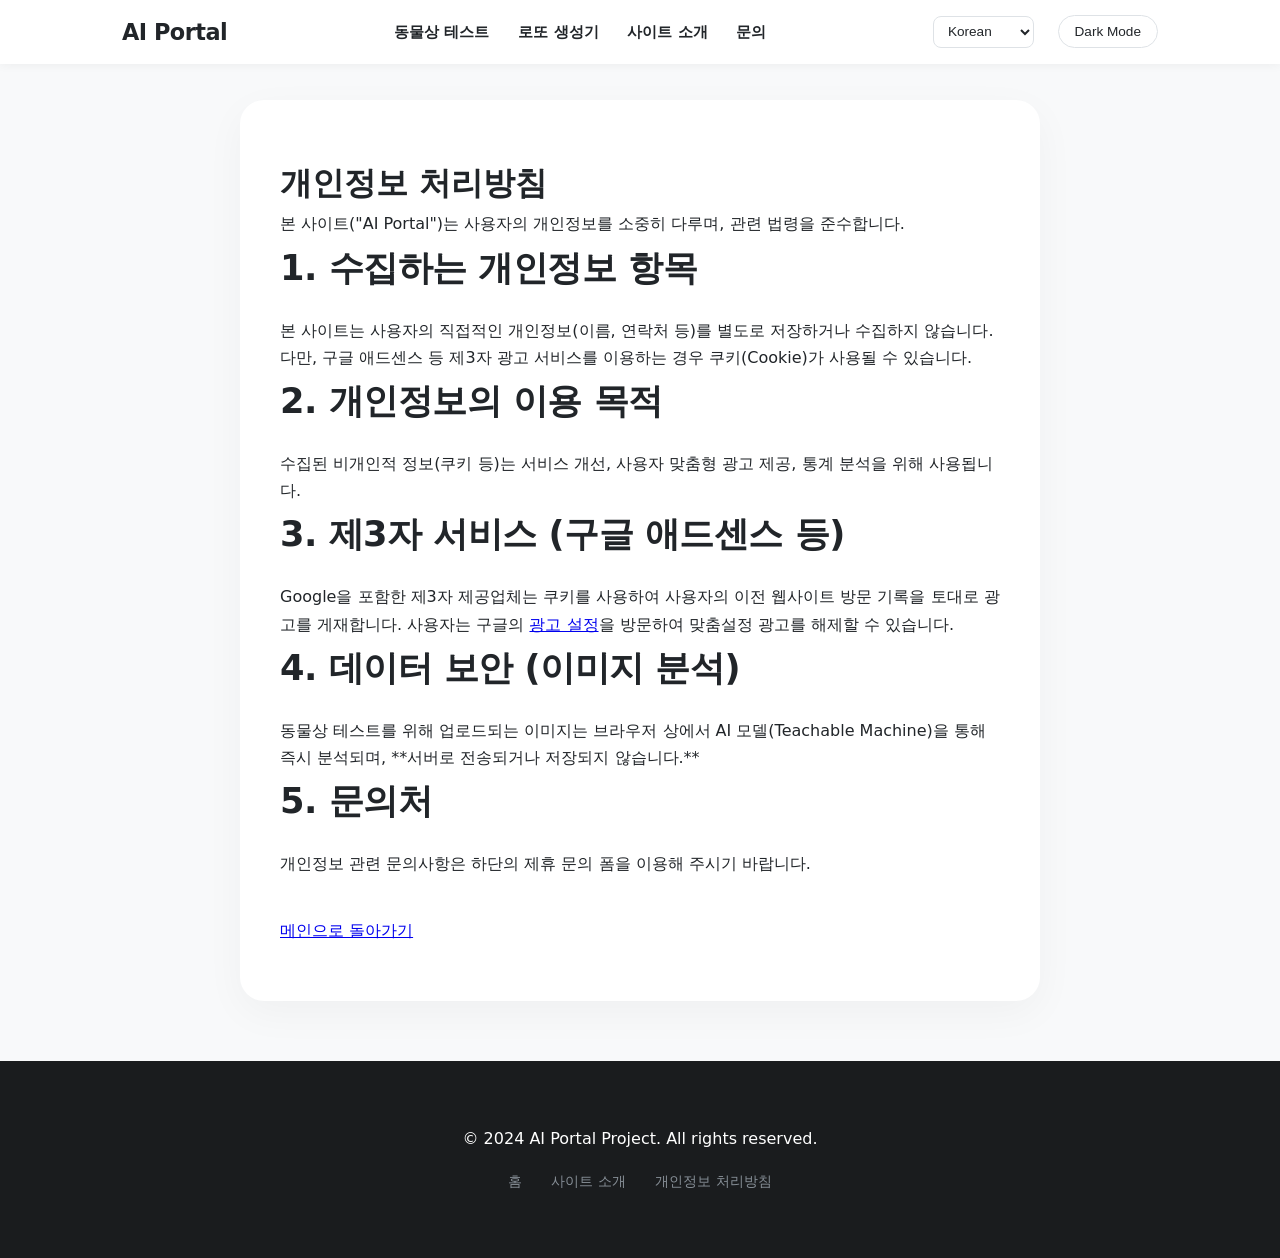
<file: privacy.html>
<!DOCTYPE html>
<html lang="ko">
<head>
<!-- Google tag (gtag.js) -->
<script async src="https://www.googletagmanager.com/gtag/js?id=G-HH56L4PS40"></script>
<script>
  window.dataLayer = window.dataLayer || [];
  function gtag(){dataLayer.push(arguments);}
  gtag('js', new Date());

  gtag('config', 'G-HH56L4PS40');
</script>
<script type="text/javascript">
    (function(c,l,a,r,i,t,y){
        c[a]=c[a]||function(){(c[a].q=c[a].q||[]).push(arguments)};
        t=l.createElement(r);t.async=1;t.src="https://www.clarity.ms/tag/"+i;
        y=l.getElementsByTagName(r)[0];y.parentNode.insertBefore(t,y);
    })(window, document, "clarity", "script", "wcyzifj2k5");
</script>

    <meta charset="UTF-8">
    <meta name="viewport" content="width=device-width, initial-scale=1.0">
    <title data-i18n="privacy_head_title">개인정보 처리방침 - AI Portal</title>
    <link rel="stylesheet" href="style.css">
    <link rel="icon" href="data:image/svg+xml,<svg xmlns=%22http://www.w3.org/2000/svg%22 viewBox=%220 0 100 100%22><text y=%22.9em%22 font-size=%2290%22>🤖</text></svg>">
    <script async src="https://pagead2.googlesyndication.com/pagead/js/adsbygoogle.js?client=ca-pub-4410730872238810"
     crossorigin="anonymous"></script>
</head>
<body data-theme="light">
    <header>
        <nav class="navbar">
            <div class="logo"><a href="index.html">AI Portal</a></div>
            <ul class="nav-links">
                <li><a href="index.html#animal-test" data-i18n="nav_animal">동물상 테스트</a></li>
                <li><a href="index.html#lotto" data-i18n="nav_lotto">로또 생성기</a></li>
                <li><a href="about.html" data-i18n="nav_about">사이트 소개</a></li>
                <li><a href="index.html#contact" data-i18n="nav_contact">문의</a></li>
            </ul>
            <div class="header-controls">
                <select id="lang-select" class="lang-select">
                    <option value="ko">Korean</option>
                    <option value="en">English</option>
                    <option value="ja">Japanese</option>
                    <option value="zh">Chinese</option>
                </select>
                <div class="theme-toggle">
                    <button id="theme-btn">Dark Mode</button>
                </div>
            </div>
        </nav>
    </header>

    <main class="container privacy-page" style="margin-top: 100px; text-align: left;">
        <h1 data-i18n="privacy_title">개인정보 처리방침</h1>
        <p data-i18n="privacy_p1">본 사이트("AI Portal")는 사용자의 개인정보를 소중히 다루며, 관련 법령을 준수합니다.</p>
        
        <h2 data-i18n="privacy_h1">1. 수집하는 개인정보 항목</h2>
        <p data-i18n="privacy_p2">본 사이트는 사용자의 직접적인 개인정보(이름, 연락처 등)를 별도로 저장하거나 수집하지 않습니다. 다만, 구글 애드센스 등 제3자 광고 서비스를 이용하는 경우 쿠키(Cookie)가 사용될 수 있습니다.</p>

        <h2 data-i18n="privacy_h2">2. 개인정보의 이용 목적</h2>
        <p data-i18n="privacy_p3">수집된 비개인적 정보(쿠키 등)는 서비스 개선, 사용자 맞춤형 광고 제공, 통계 분석을 위해 사용됩니다.</p>

        <h2 data-i18n="privacy_h3">3. 제3자 서비스 (구글 애드센스 등)</h2>
        <p data-i18n="privacy_p4">Google을 포함한 제3자 제공업체는 쿠키를 사용하여 사용자의 이전 웹사이트 방문 기록을 토대로 광고를 게재합니다. 사용자는 구글의 <a href="https://adssettings.google.com/">광고 설정</a>을 방문하여 맞춤설정 광고를 해제할 수 있습니다.</p>

        <h2 data-i18n="privacy_h4">4. 데이터 보안 (이미지 분석)</h2>
        <p data-i18n="privacy_p5">동물상 테스트를 위해 업로드되는 이미지는 브라우저 상에서 AI 모델(Teachable Machine)을 통해 즉시 분석되며, **서버로 전송되거나 저장되지 않습니다.**</p>

        <h2 data-i18n="privacy_h5">5. 문의처</h2>
        <p data-i18n="privacy_p6">개인정보 관련 문의사항은 하단의 제휴 문의 폼을 이용해 주시기 바랍니다.</p>
        
        <div style="margin-top: 40px;">
            <a href="index.html" class="back-btn" data-i18n="privacy_back_btn">메인으로 돌아가기</a>
        </div>
    </main>

    <footer>
        <div class="footer-content">
            <p data-i18n="footer_text_privacy">&copy; 2024 AI Portal Project. All rights reserved.</p>
            <div class="footer-links" style="margin-top: 15px;">
                <a href="index.html" data-i18n="footer_home">홈</a>
                <a href="about.html" data-i18n="footer_about">사이트 소개</a>
                <a href="privacy.html" data-i18n="footer_privacy">개인정보 처리방침</a>
            </div>
        </div>
    </footer>

    <script src="main.js"></script>
</body>
</html>
</file>
<file: style.css>
:root {
    --bg-color: #f8f9fa;
    --text-color: #212529;
    --container-bg: #ffffff;
    --number-bg: #ffffff;
    --number-border: #dee2e6;
    --btn-bg: #007bff;
    --btn-text: #ffffff;
    --nav-bg: rgba(255, 255, 255, 0.95);
    --footer-bg: #1a1c1e;
    --footer-text: #ffffff;
    --accent-color: #6e8efb;
}

[data-theme="dark"] {
    --bg-color: #0f1113;
    --text-color: #f1f3f5;
    --container-bg: #1e2124;
    --number-bg: #2b3035;
    --number-border: #3d4146;
    --btn-bg: #339af0;
    --btn-text: #ffffff;
    --nav-bg: rgba(30, 33, 36, 0.95);
    --footer-bg: #000000;
}

* {
    margin: 0;
    padding: 0;
    box-sizing: border-box;
}

html {
    scroll-behavior: smooth;
}

body {
    font-family: 'Pretendard', -apple-system, BlinkMacSystemFont, system-ui, Roboto, sans-serif;
    background-color: var(--bg-color);
    color: var(--text-color);
    line-height: 1.7;
    transition: background-color 0.3s, color 0.3s;
}

/* Header & Navbar */
header {
    position: fixed;
    top: 0;
    width: 100%;
    background-color: var(--nav-bg);
    backdrop-filter: blur(10px);
    box-shadow: 0 1px 10px rgba(0,0,0,0.05);
    z-index: 1000;
}

.navbar {
    display: flex;
    justify-content: space-between;
    align-items: center;
    max-width: 1100px;
    margin: 0 auto;
    padding: 0.8rem 2rem;
}

.logo a {
    font-size: 1.4rem;
    font-weight: 800;
    color: var(--text-color);
    text-decoration: none;
    letter-spacing: -0.5px;
}

.nav-links {
    display: flex;
    list-style: none;
    gap: 1.8rem;
}

.nav-links a {
    text-decoration: none;
    color: var(--text-color);
    font-weight: 600;
    font-size: 0.95rem;
    transition: color 0.2s;
}

.nav-links a:hover {
    color: var(--btn-bg);
}

.header-controls {
    display: flex;
    align-items: center;
    gap: 1rem;
}

.lang-select {
    padding: 0.4rem 0.6rem;
    border-radius: 8px;
    border: 1px solid var(--number-border);
    background: var(--number-bg);
    color: var(--text-color);
    font-size: 0.85rem;
    cursor: pointer;
    outline: none;
}

.theme-toggle {
    margin-left: 0.5rem;
}

#theme-btn {
    padding: 0.5rem 1rem;
    border-radius: 20px;
    border: 1px solid var(--number-border);
    background: var(--number-bg);
    color: var(--text-color);
    cursor: pointer;
    font-size: 0.85rem;
}

/* Hero Section */
.hero {
    height: 70vh;
    display: flex;
    flex-direction: column;
    justify-content: center;
    align-items: center;
    text-align: center;
    background: linear-gradient(135deg, #6e8efb 0%, #a777e3 100%);
    color: white;
    padding: 100px 20px 20px;
}

.hero h1 {
    font-size: 3.2rem;
    font-weight: 800;
    margin-bottom: 1.2rem;
    letter-spacing: -1px;
}

.hero p {
    font-size: 1.2rem;
    opacity: 0.9;
}

/* Container & Sections */
.container {
    max-width: 800px;
    margin: 60px auto;
    padding: 3.5rem 2.5rem;
    background-color: var(--container-bg);
    border-radius: 24px;
    box-shadow: 0 12px 40px rgba(0,0,0,0.04);
}

.section-badge {
    display: inline-block;
    padding: 4px 12px;
    background: rgba(110, 142, 251, 0.1);
    color: var(--accent-color);
    border-radius: 20px;
    font-size: 0.85rem;
    font-weight: 700;
    margin-bottom: 1rem;
}

h2 {
    font-size: 2.2rem;
    font-weight: 800;
    margin-bottom: 1.2rem;
    letter-spacing: -0.5px;
}

.section-desc {
    color: #666;
    font-size: 1.1rem;
    margin-bottom: 2rem;
}

[data-theme="dark"] .section-desc {
    color: #adb5bd;
}

/* Info Grid */
.info-grid {
    display: grid;
    grid-template-columns: repeat(auto-fit, minmax(200px, 1fr));
    gap: 2rem;
    margin-top: 2rem;
}

.info-item h3 {
    font-size: 1.1rem;
    margin-bottom: 0.8rem;
    color: var(--btn-bg);
}

/* Upload Box */
.upload-box {
    border: 2px dashed var(--number-border);
    border-radius: 16px;
    padding: 40px;
    cursor: pointer;
    transition: all 0.2s;
    background: var(--bg-color);
}

.upload-box:hover {
    border-color: var(--btn-bg);
    background: rgba(110, 142, 251, 0.05);
}

/* Lotto Numbers */
.lotto-numbers {
    display: flex;
    justify-content: center;
    gap: 15px;
    margin: 2.5rem 0;
}

.number {
    width: 64px;
    height: 64px;
    border-radius: 50%;
    background-color: var(--number-bg);
    border: 3px solid var(--number-border);
    display: flex;
    justify-content: center;
    align-items: center;
    font-size: 1.6rem;
    font-weight: 800;
    transition: all 0.3s cubic-bezier(0.175, 0.885, 0.32, 1.275);
}

/* Spinner */
.spinner {
    width: 40px;
    height: 40px;
    border: 4px solid rgba(110, 142, 251, 0.1);
    border-top: 4px solid var(--btn-bg);
    border-radius: 50%;
    animation: spin 1s linear infinite;
    margin: 0 auto 10px;
}

@keyframes spin {
    0% { transform: rotate(0deg); }
    100% { transform: rotate(360deg); }
}

/* Buttons */
.main-btn {
    display: inline-block;
    padding: 14px 32px;
    font-size: 1.05rem;
    font-weight: 700;
    border: none;
    border-radius: 12px;
    cursor: pointer;
    background-color: var(--btn-bg);
    color: var(--btn-text);
    transition: all 0.2s;
}

.main-btn:hover {
    transform: translateY(-3px);
    box-shadow: 0 8px 20px rgba(0,0,0,0.1);
}

/* Back to Top */
#back-to-top {
    position: fixed;
    bottom: 30px;
    right: 30px;
    width: 50px;
    height: 50px;
    background-color: var(--btn-bg);
    color: white;
    border: none;
    border-radius: 50%;
    cursor: pointer;
    display: none;
    font-size: 1.5rem;
    z-index: 1000;
    box-shadow: 0 4px 15px rgba(0,0,0,0.2);
}

/* Footer */
footer {
    background-color: var(--footer-bg);
    color: var(--footer-text);
    padding: 4rem 1rem;
    text-align: center;
}

footer a {
    color: #868e96;
    text-decoration: none;
    margin: 0 12px;
    font-size: 0.9rem;
    transition: color 0.2s;
}

footer a:hover {
    color: white;
}

@media (max-width: 768px) {
    .navbar { padding: 0.8rem 1rem; flex-direction: column; gap: 1rem; }
    .nav-links { display: none; }
    .hero h1 { font-size: 2.2rem; }
    .container { padding: 2rem 1.5rem; }
    .number { width: 50px; height: 50px; font-size: 1.3rem; }
}
</file>
